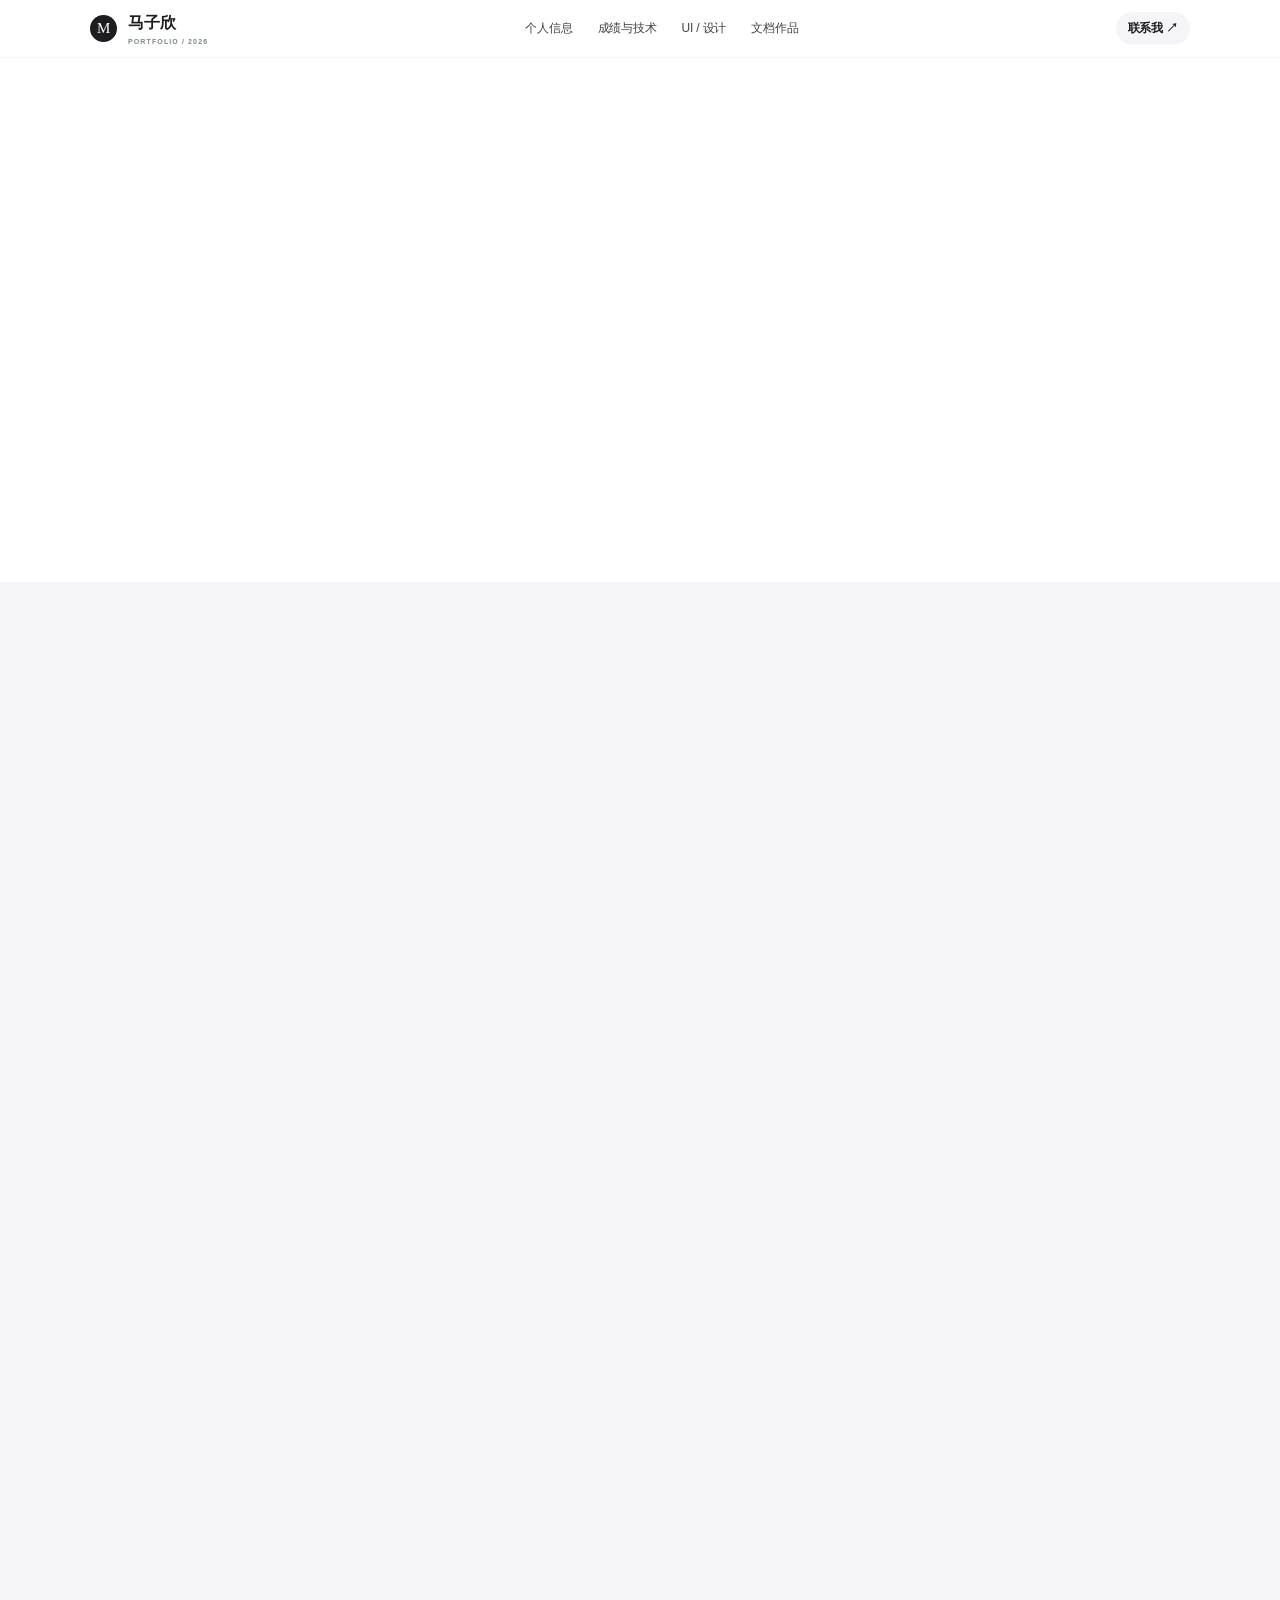
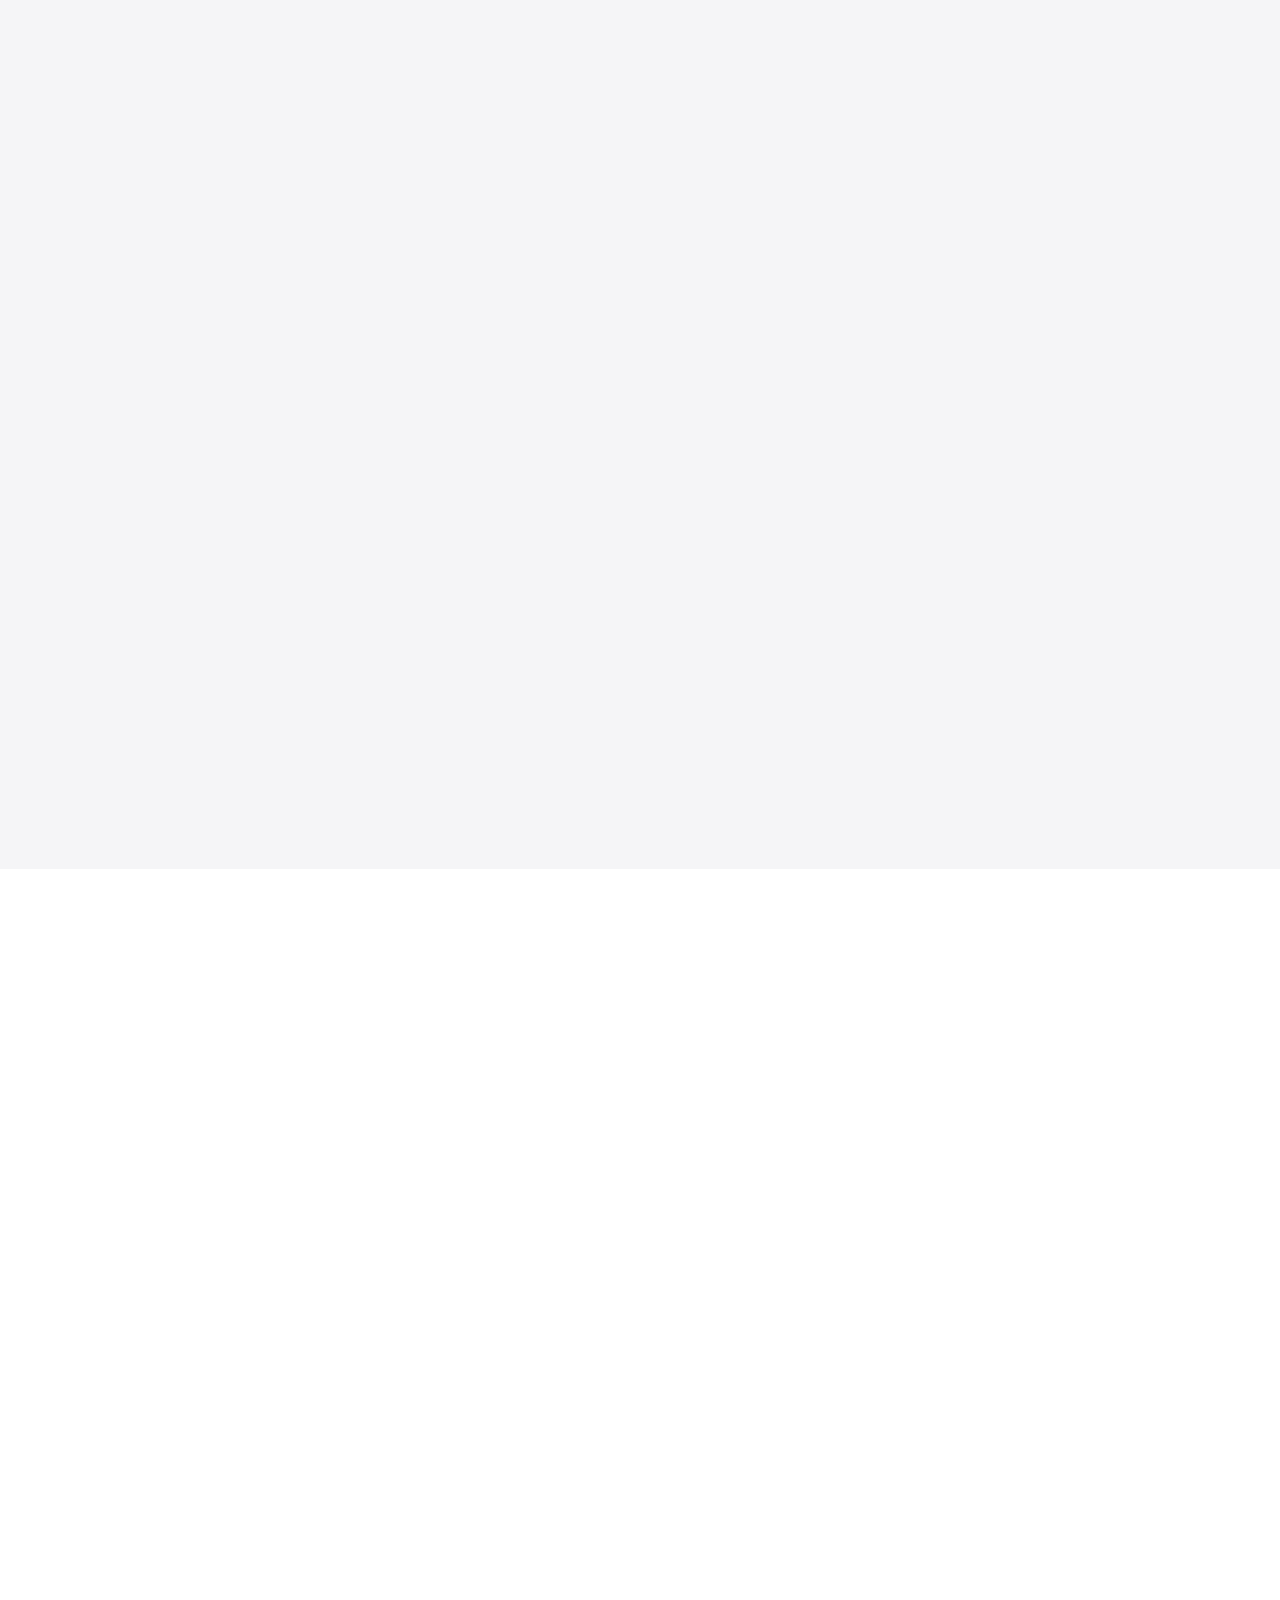
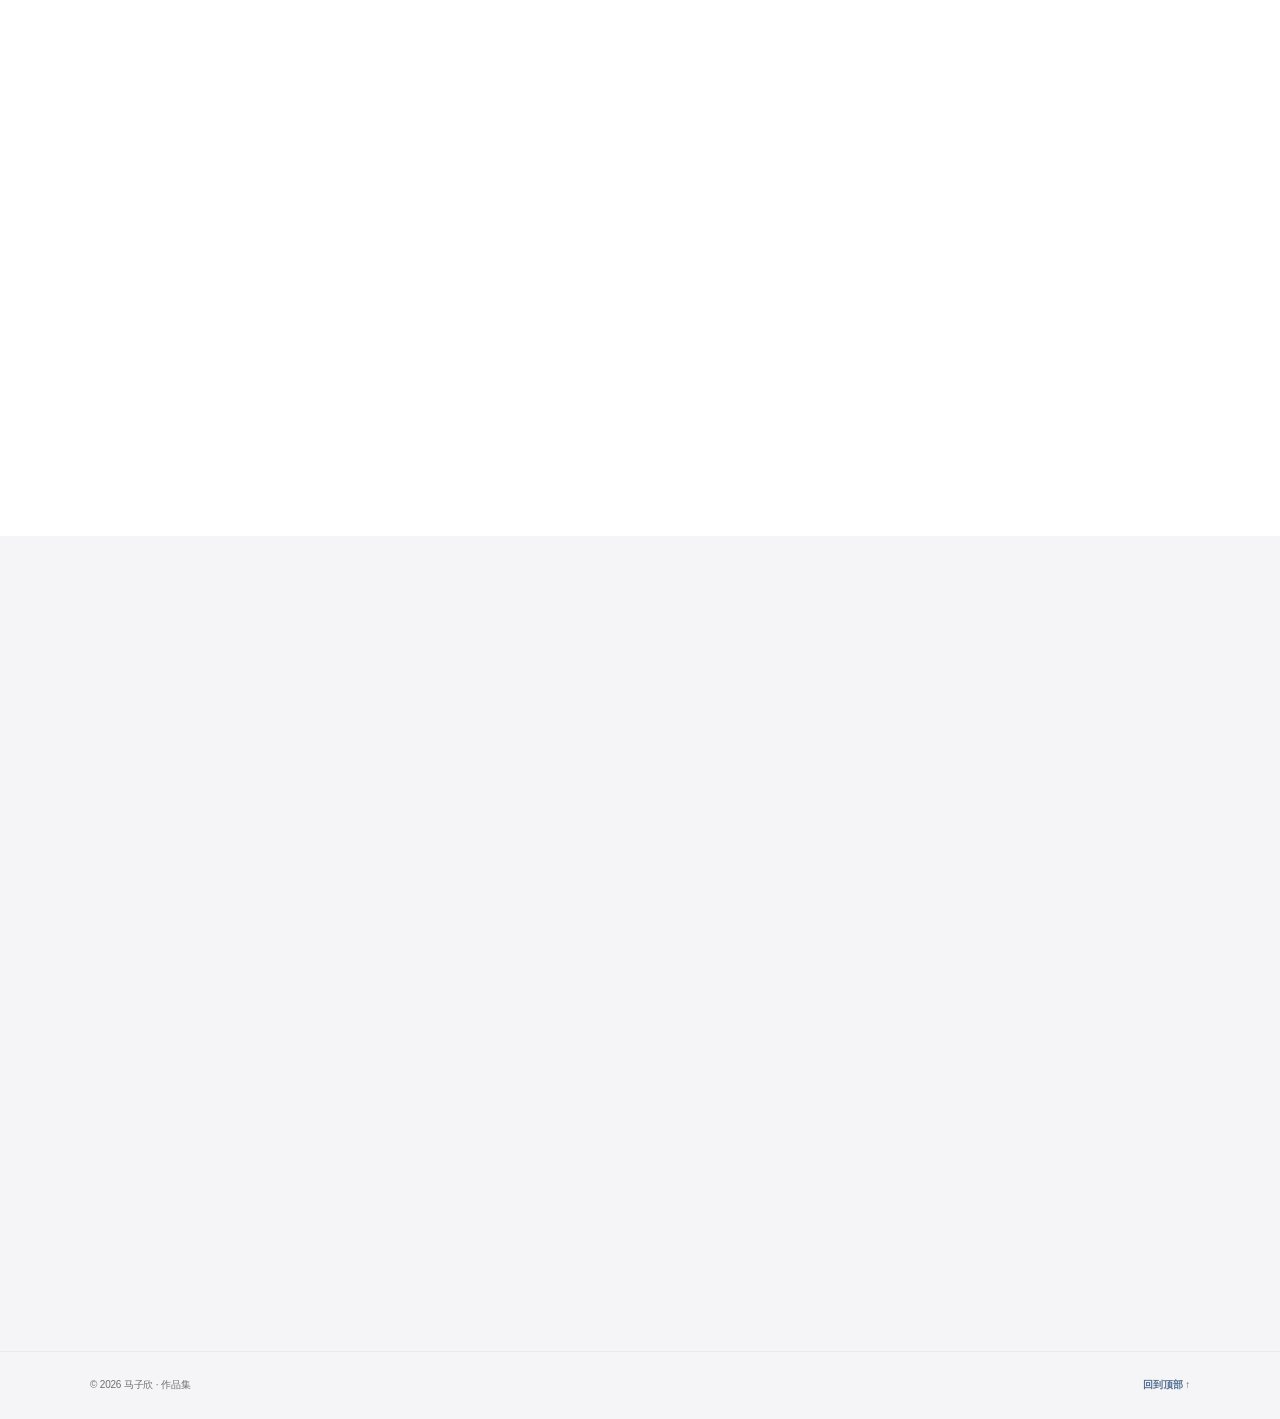
<file: index.html>
<!doctype html>
<html lang="zh-CN">
<head><meta charset="utf-8"><meta name="viewport" content="width=device-width,initial-scale=1"><meta name="theme-color" content="#f3f6fa"><title>马子欣｜AI 应用与全栈作品集</title><meta name="description" content="马子欣的 AI 应用开发、全栈项目、UI 设计和文档作品集"><link rel="stylesheet" href="styles.css"></head>
<body>
<header class="topbar"><a class="brand" href="#profile"><span class="brand-mark">M</span><span>马子欣 <small>PORTFOLIO / 2026</small></span></a><nav class="nav-links"><a href="#profile">个人信息</a><a href="#tech">成绩与技术</a><a href="#design">UI / 设计</a><a href="#documents">文档作品</a></nav><a class="nav-contact" href="mailto:mazixin0514@qq.com">联系我 ↗</a><button class="menu-toggle" aria-label="展开导航">☰</button></header>
<main>
<section class="portfolio-section profile-section" id="profile"><div class="profile-card"><img class="profile-portrait" src="assets/profile-headshot.jpg" alt="马子欣证件照"><div class="profile-copy"><p class="eyebrow">FULL-STACK · AI APPLICATION</p><h1>马子欣</h1><p class="profile-target">求职方向：全栈开发 / AI 应用开发工程师</p><p class="profile-bio">深圳信息职业技术大学 · 人工智能技术应用（专科）<br>关注工业场景中的 AI 应用、Agent 工作流与可交付的软件产品。</p><div class="profile-contact"><a href="mailto:mazixin0514@qq.com">mazixin0514@qq.com</a><a href="tel:14704491259">147 0449 1259</a></div></div></div></section>
<section class="portfolio-section" id="tech"><div class="clean-section-head"><p class="eyebrow">ACADEMIC · ENGINEERING</p><h2>成绩与技术能力</h2></div><div class="score-summary"><img class="study-decoration" src="assets/study-decoration.png" alt="" aria-hidden="true"><div class="score-values"><article><strong>4.34 / 5.0</strong><span>GPA</span></article><article><strong>专业第 1</strong><span>综合排名</span></article><article><strong>95–99 分</strong><span>6 门专业课</span></article></div><a class="transcript-link score-transcript" href="assets/transcript.jpg" target="_blank" rel="noopener"><img src="assets/transcript.jpg" alt="成绩单"><span><b>完整成绩单</b><small>点击查看 ↗</small></span></a></div><div class="course-grid" id="course-grid"></div><div class="tech-overview"><div><p class="eyebrow">TECH STACK</p><h3>从需求拆解到可运行原型</h3><div class="skill-pills"><span>Python</span><span>FastAPI / Django</span><span>TypeScript / Vue</span><span>Agent · RAG · 工具调用</span><span>OpenCV · YOLO</span><span>HarmonyOS / ETS</span><span>API 集成与调试</span><span>Linux · Git</span></div></div></div><div class="project-subhead"><div><p class="eyebrow">SELECTED WORK</p><h3>项目实践</h3></div><img class="project-decoration" src="assets/tech-decoration.png" alt="" aria-hidden="true"></div><div class="project-carousel"><div class="project-viewport" id="project-viewport"><div class="project-rail" id="project-rail"></div></div><div class="carousel-controls"><button class="carousel-arrow" id="project-prev" aria-label="上一个作品">←</button><div class="carousel-dots" id="project-dots"></div><button class="carousel-arrow" id="project-next" aria-label="下一个作品">→</button><span class="carousel-count" id="project-count">01 / 08</span></div></div></section>
<section class="portfolio-section" id="design"><div class="clean-section-head"><p class="eyebrow">UI · VISUAL DESIGN</p><h2>UI 与视觉设计</h2><p>物联网平台界面与组件、品牌视觉、海报和原创设计。</p></div><div class="gallery-grid" id="gallery-grid"></div></section>
<section class="portfolio-section" id="documents"><div class="clean-section-head"><p class="eyebrow">DOCUMENTS · PRESENTATION</p><h2>文档与表达能力</h2><p>项目说明、策划方案、技术报告与汇报材料。</p></div><div class="document-preview-grid" id="deck-grid"></div><div class="doc-grid" id="doc-grid"></div></section>
</main>
<footer class="footer wrap"><span>© 2026 马子欣 · 作品集</span><a href="#profile">回到顶部 ↑</a></footer>
<dialog class="lightbox" id="lightbox"><button class="lightbox-close">×</button><img alt=""><p></p></dialog>
<script src="content.js"></script><script src="common.js"></script><script src="app.js"></script><script src="courses.js"></script></body></html>
</file>
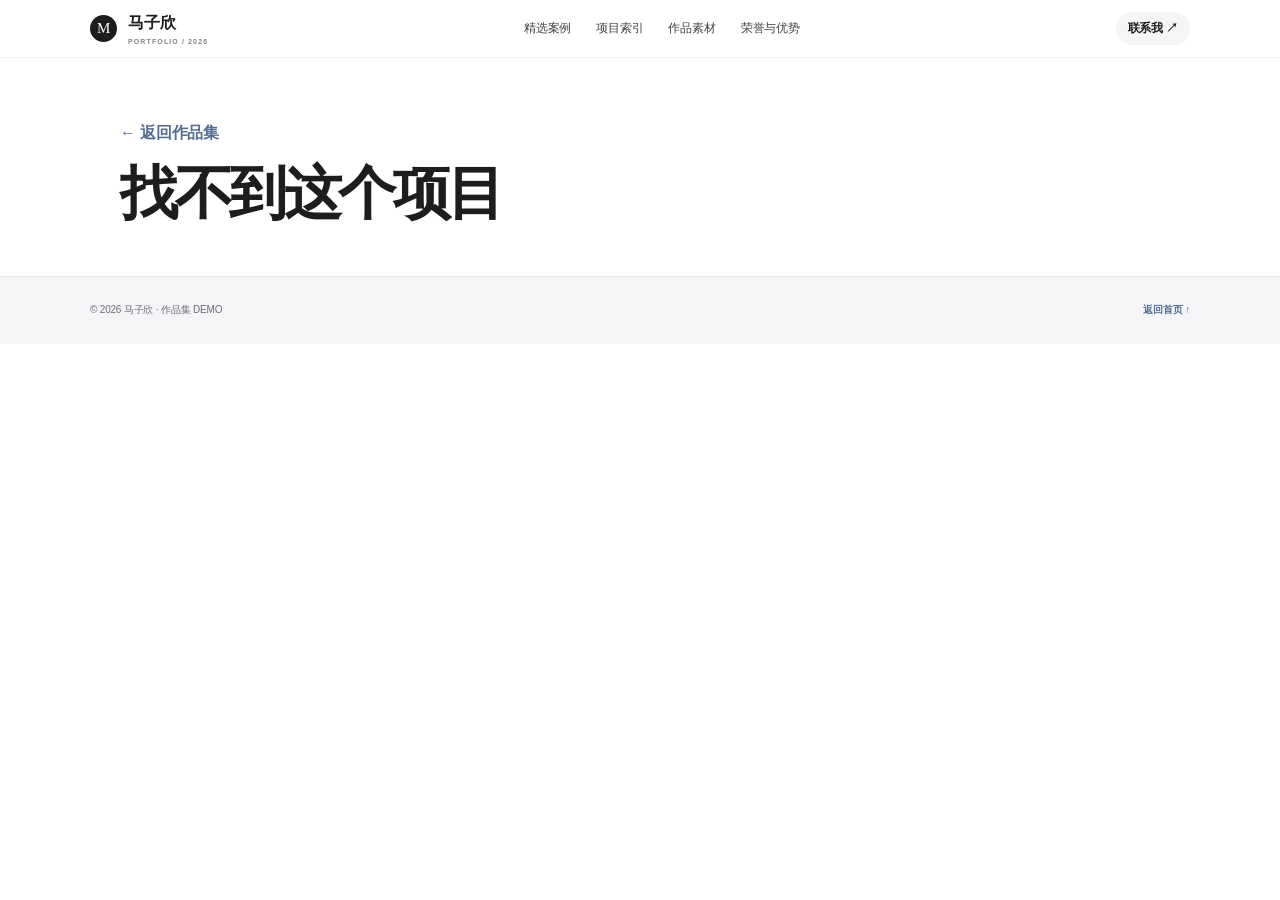
<file: case.html>
<!doctype html><html lang="zh-CN"><head><meta charset="utf-8"><meta name="viewport" content="width=device-width,initial-scale=1"><title>项目案例｜马子欣作品集</title><link rel="stylesheet" href="styles.css"></head><body><header class="topbar"><a class="brand" href="index.html"><span class="brand-mark">M</span><span>马子欣 <small>PORTFOLIO / 2026</small></span></a><nav class="nav-links"><a href="index.html#featured">精选案例</a><a href="index.html#projects">项目索引</a><a href="materials.html">作品素材</a><a href="honors.html">荣誉与优势</a></nav><a class="nav-contact" href="mailto:mazixin0514@qq.com">联系我 ↗</a><button class="menu-toggle">☰</button></header><main id="case-root"></main><footer class="footer wrap"><span>© 2026 马子欣 · 作品集 DEMO</span><a href="index.html">返回首页 ↑</a></footer><dialog class="lightbox" id="lightbox"><button class="lightbox-close">×</button><img alt=""><p></p></dialog><script src="content.js"></script><script src="common.js"></script><script src="case.js"></script></body></html>
</file>
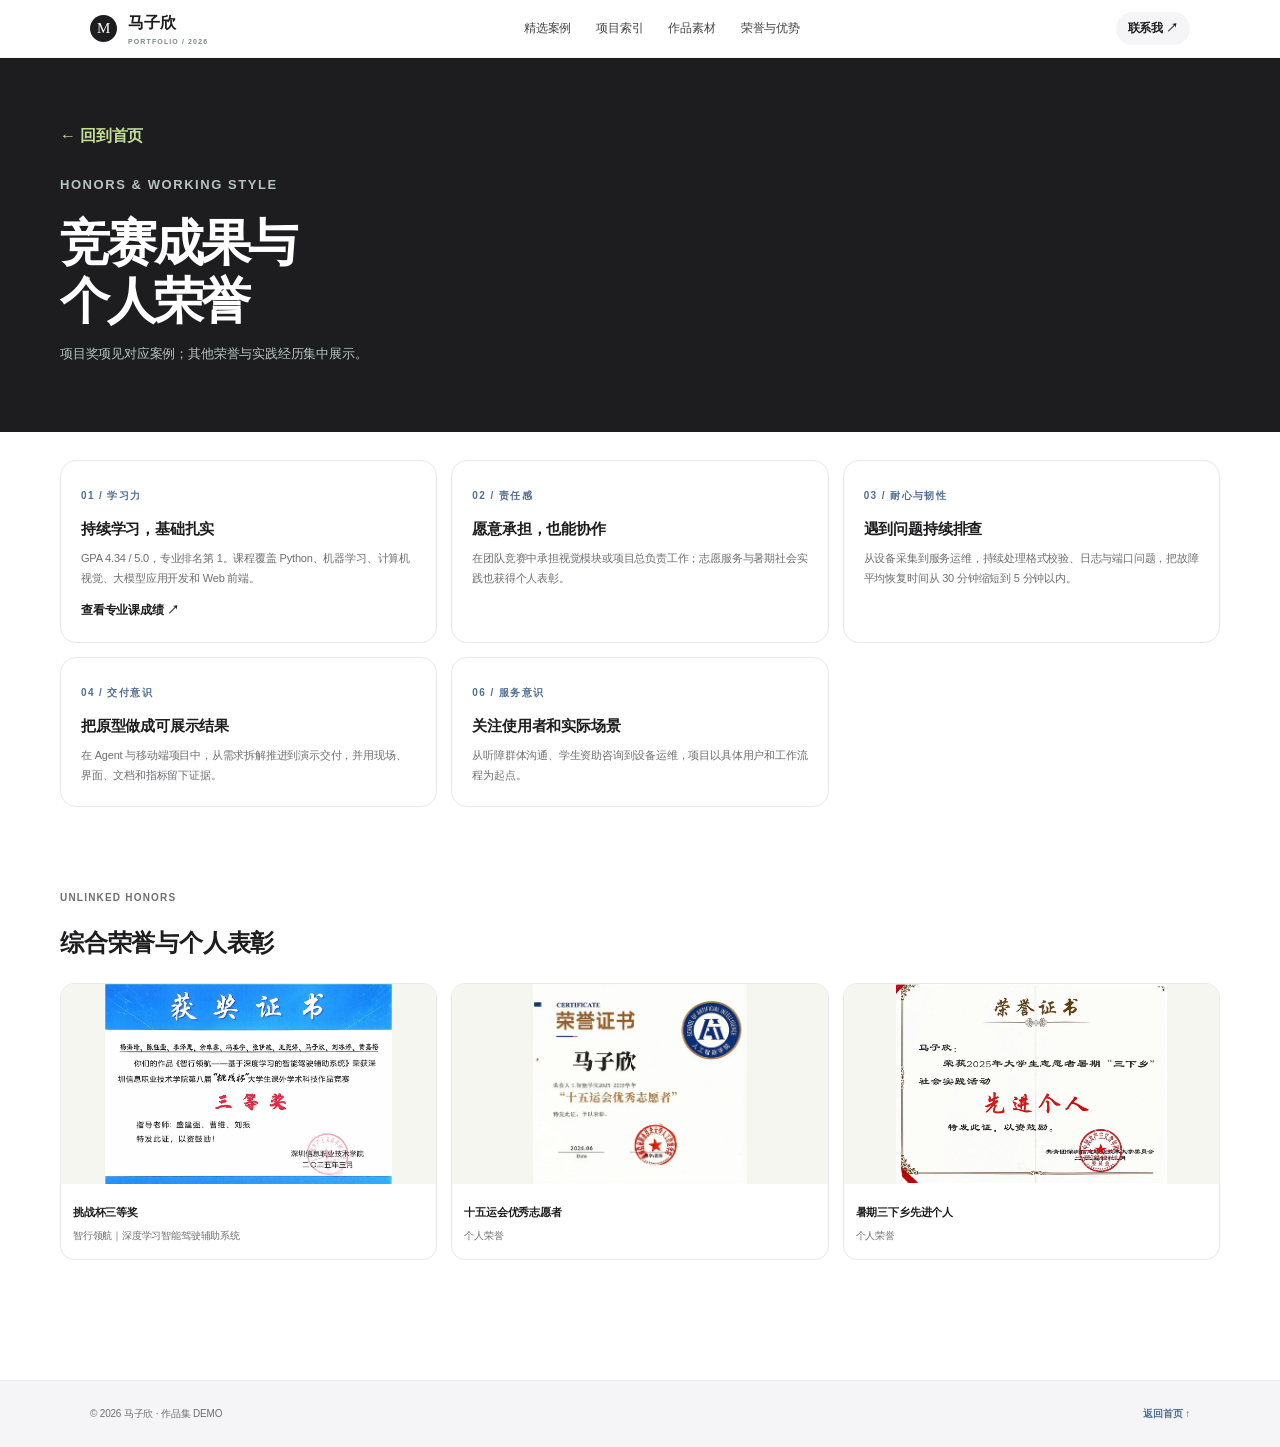
<file: honors.html>
<!doctype html><html lang="zh-CN"><head><meta charset="utf-8"><meta name="viewport" content="width=device-width,initial-scale=1"><title>荣誉与综合优势｜马子欣</title><link rel="stylesheet" href="styles.css"></head><body><header class="topbar"><a class="brand" href="index.html"><span class="brand-mark">M</span><span>马子欣 <small>PORTFOLIO / 2026</small></span></a><nav class="nav-links"><a href="index.html#featured">精选案例</a><a href="index.html#projects">项目索引</a><a href="materials.html">作品素材</a><a href="honors.html">荣誉与优势</a></nav><a class="nav-contact" href="mailto:mazixin0514@qq.com">联系我 ↗</a><button class="menu-toggle">☰</button></header><section class="honor-hero"><div class="wrap"><a class="back-link" style="color:#c5df9a" href="index.html">← 回到首页</a><p class="eyebrow eyebrow-light" style="margin-top:24px">HONORS & WORKING STYLE</p><h1>竞赛成果与<br>个人荣誉</h1><p>项目奖项见对应案例；其他荣誉与实践经历集中展示。</p></div></section><main class="wrap"><section class="honor-grid"><article class="honor-card"><span class="number">01 / 学习力</span><h3>持续学习，基础扎实</h3><p>GPA 4.34 / 5.0，专业排名第 1。课程覆盖 Python、机器学习、计算机视觉、大模型应用开发和 Web 前端。</p><a class="text-link" href="index.html#course-scores">查看专业课成绩 ↗</a></article><article class="honor-card"><span class="number">02 / 责任感</span><h3>愿意承担，也能协作</h3><p>在团队竞赛中承担视觉模块或项目总负责工作；志愿服务与暑期社会实践也获得个人表彰。</p></article><article class="honor-card"><span class="number">03 / 耐心与韧性</span><h3>遇到问题持续排查</h3><p>从设备采集到服务运维，持续处理格式校验、日志与端口问题，把故障平均恢复时间从 30 分钟缩短到 5 分钟以内。</p></article><article class="honor-card"><span class="number">04 / 交付意识</span><h3>把原型做成可展示结果</h3><p>在 Agent 与移动端项目中，从需求拆解推进到演示交付，并用现场、界面、文档和指标留下证据。</p></article><article class="honor-card"><span class="number">06 / 服务意识</span><h3>关注使用者和实际场景</h3><p>从听障群体沟通、学生资助咨询到设备运维，项目以具体用户和工作流程为起点。</p></article></section><section class="media-section"><p class="eyebrow">UNLINKED HONORS</p><h2>综合荣誉与个人表彰</h2><div class="award-gallery" id="honor-gallery"></div></section></main><footer class="footer wrap"><span>© 2026 马子欣 · 作品集 DEMO</span><a href="index.html">返回首页 ↑</a></footer><dialog class="lightbox" id="lightbox"><button class="lightbox-close">×</button><img alt=""><p></p></dialog><script src="content.js"></script><script src="common.js"></script><script src="honors.js"></script></body></html>
</file>
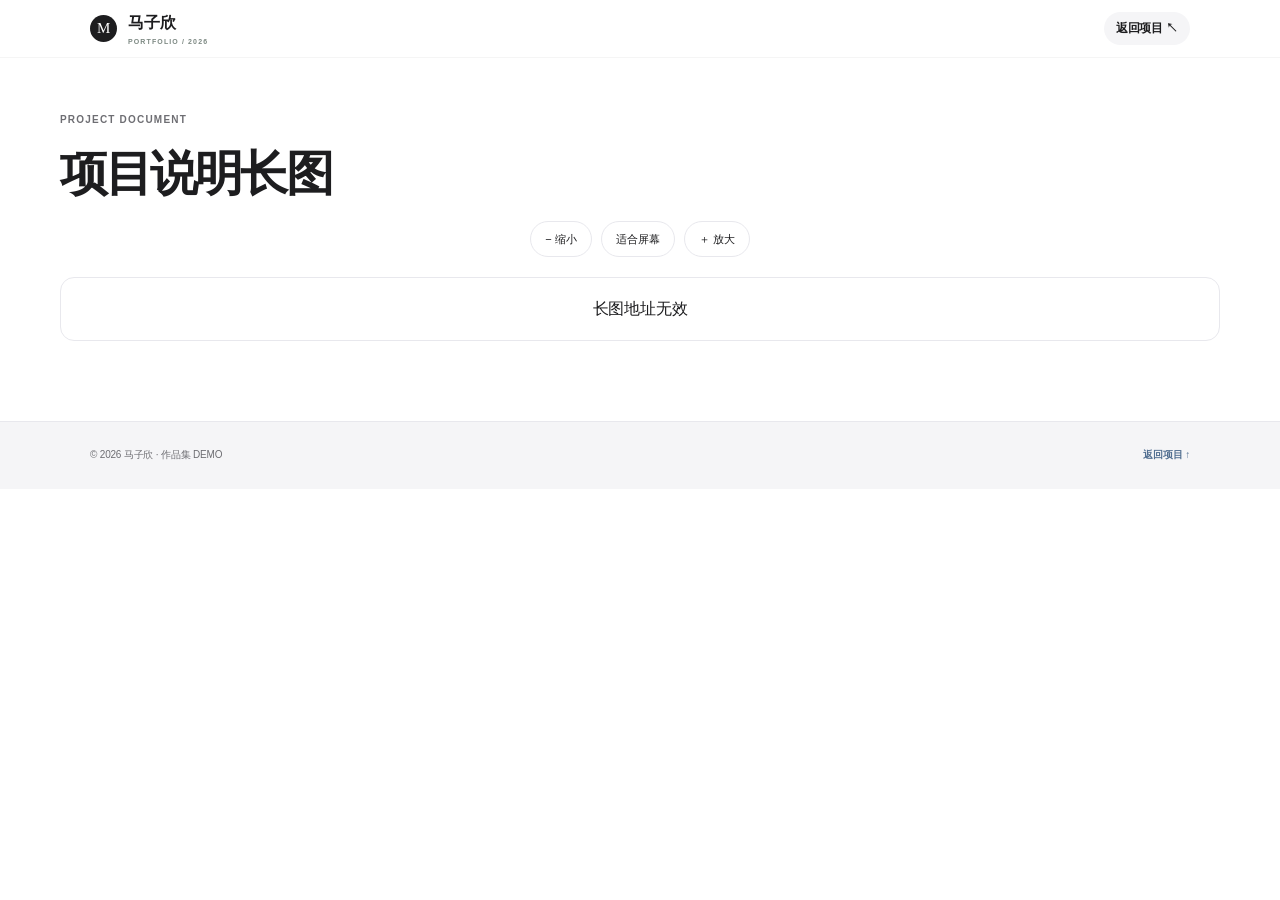
<file: longimage.html>
<!doctype html><html lang="zh-CN"><head><meta charset="utf-8"><meta name="viewport" content="width=device-width,initial-scale=1"><title>项目长图｜马子欣作品集</title><link rel="stylesheet" href="styles.css"></head><body><header class="topbar"><a class="brand" href="index.html"><span class="brand-mark">M</span><span>马子欣 <small>PORTFOLIO / 2026</small></span></a><a class="nav-contact" id="back-link" href="index.html">返回项目 ↖</a></header><main class="wrap long-doc"><p class="eyebrow">PROJECT DOCUMENT</p><h1 id="doc-title">项目说明长图</h1><div class="zoom-tools"><button id="zoom-out">− 缩小</button><button id="zoom-fit">适合屏幕</button><button id="zoom-in">＋ 放大</button></div><div class="long-image-stage"><img id="long-image" alt=""></div></main><footer class="footer wrap"><span>© 2026 马子欣 · 作品集 DEMO</span><a id="footer-back" href="index.html">返回项目 ↑</a></footer><script src="longimage.js"></script></body></html>
</file>
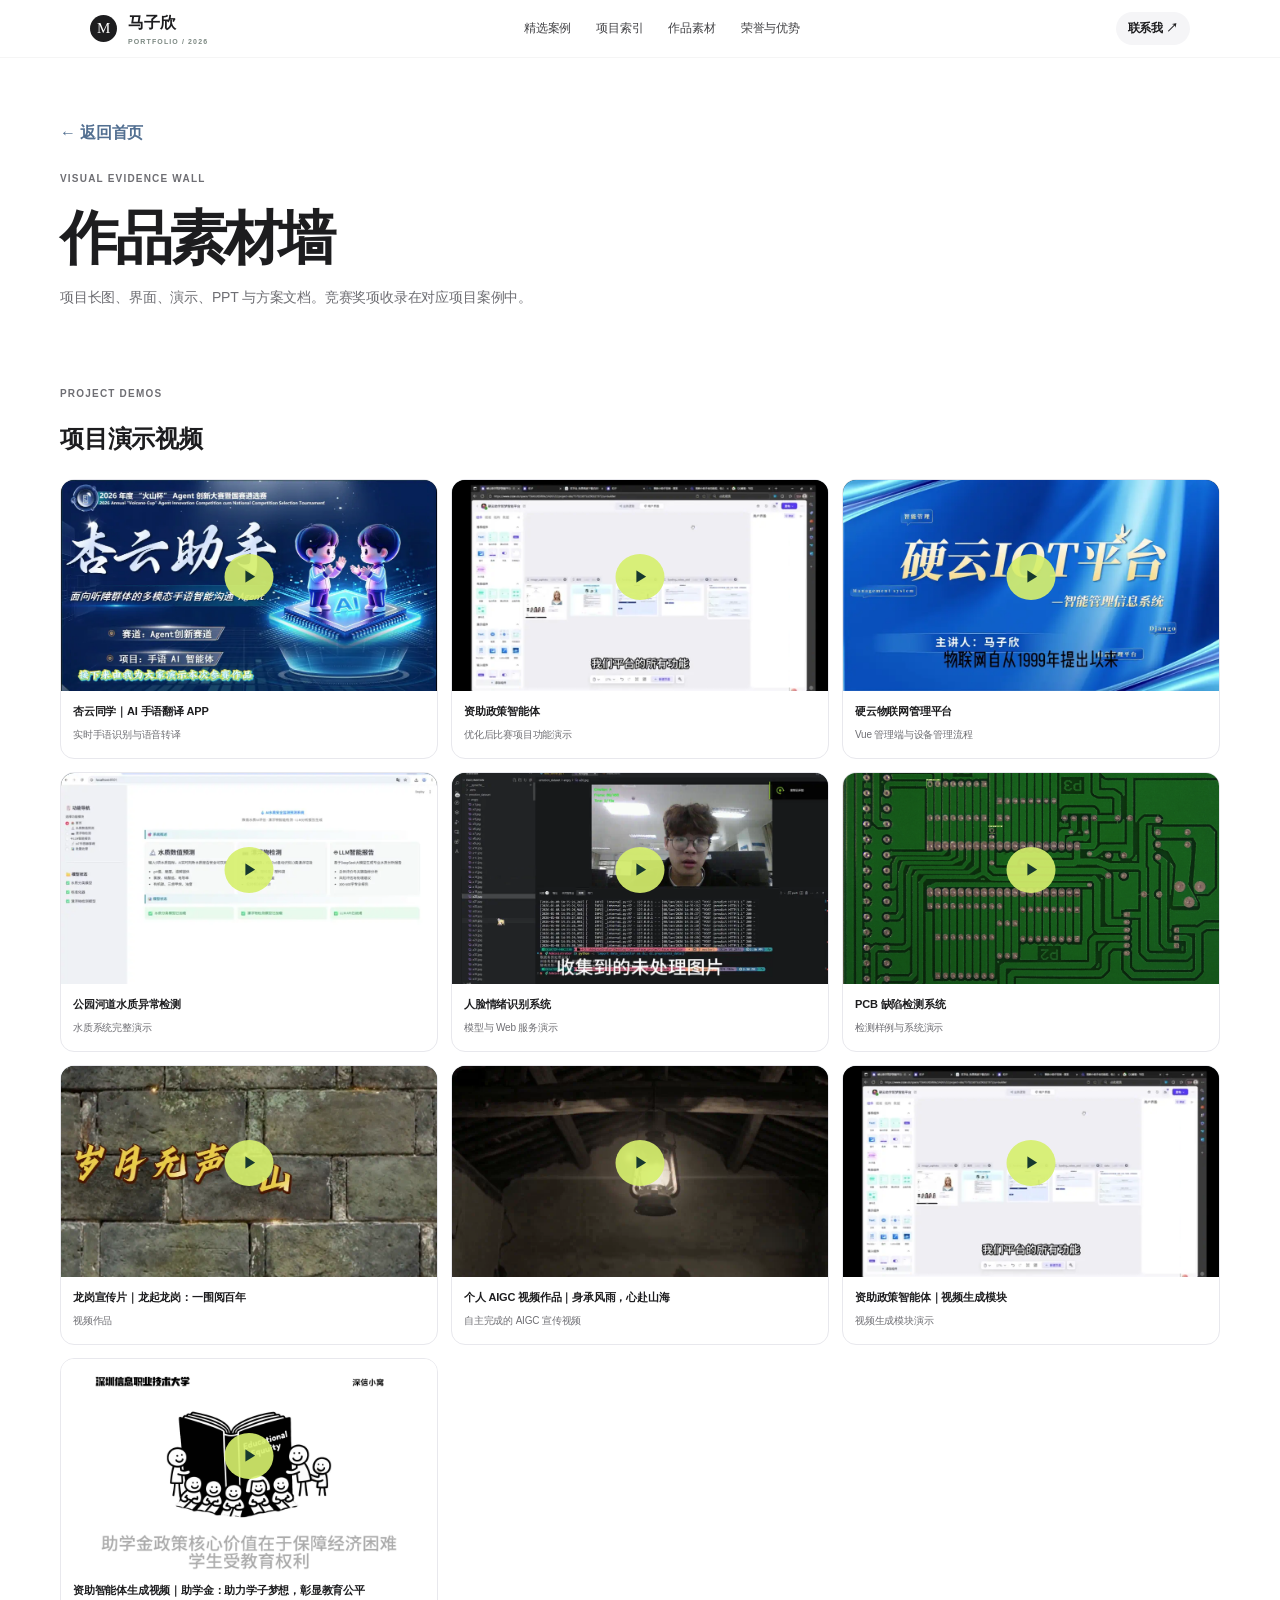
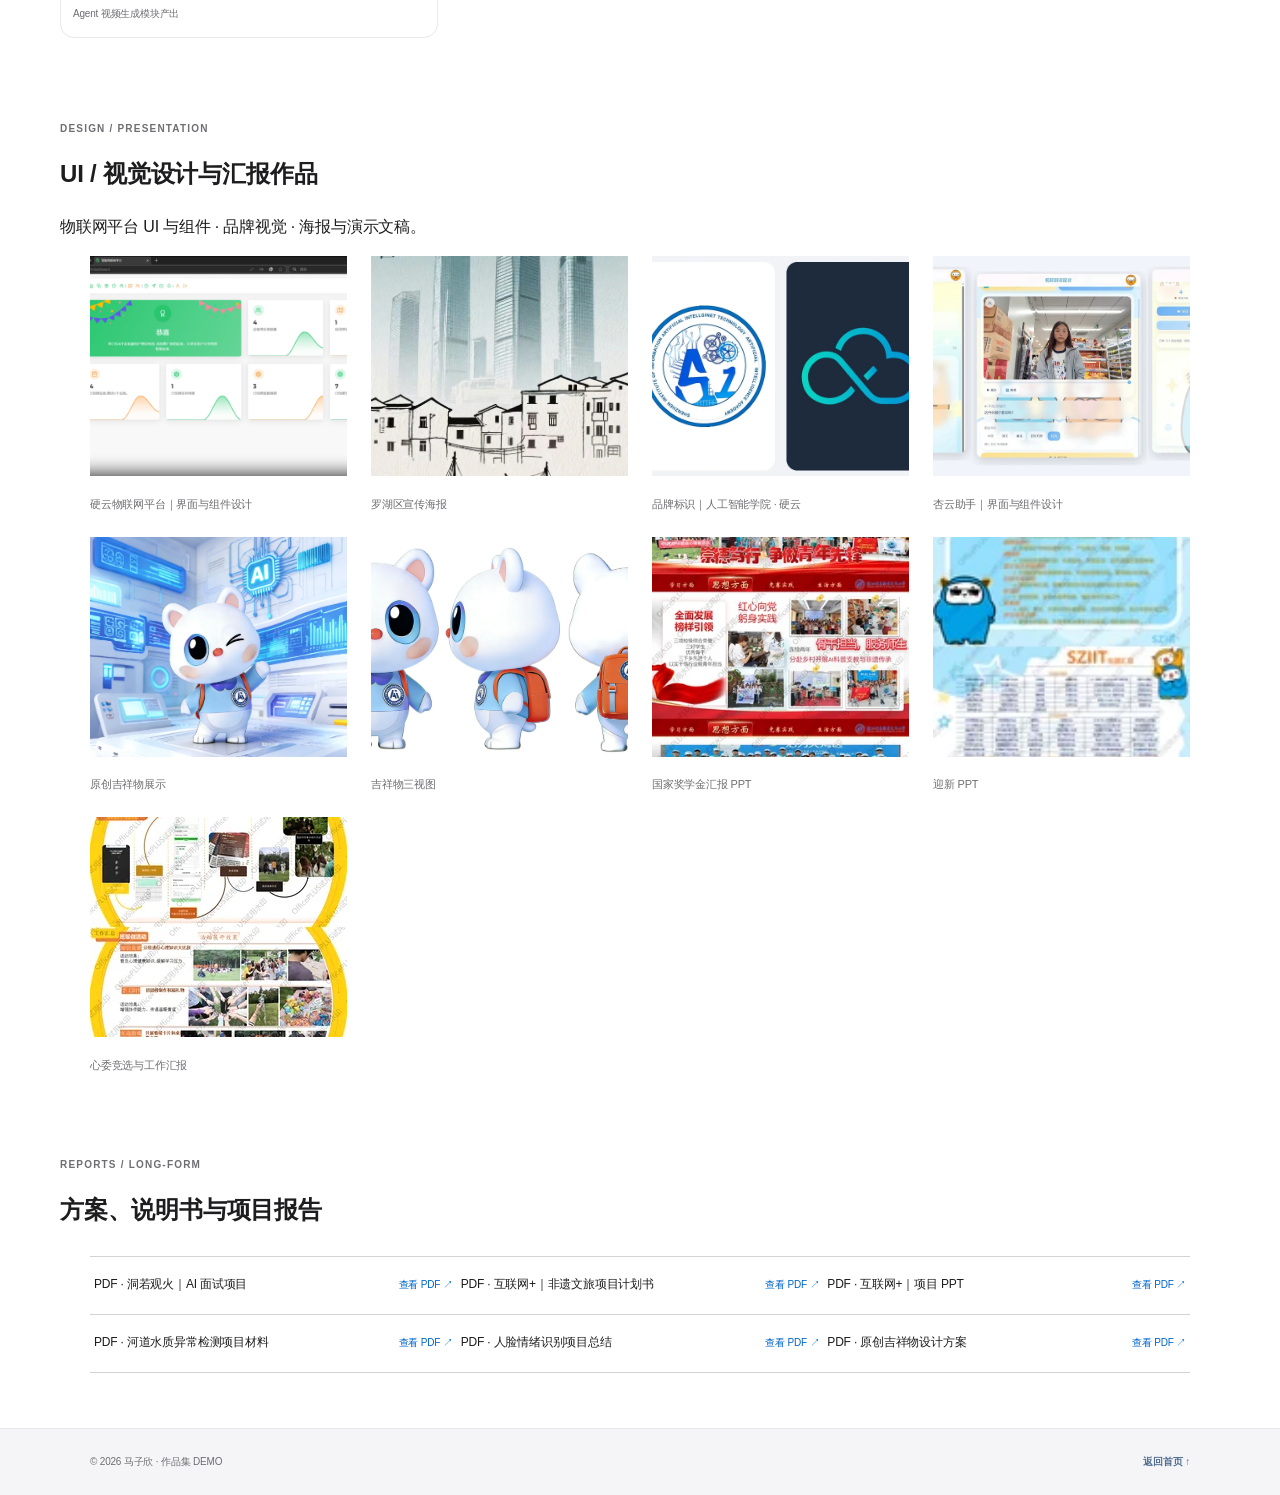
<file: materials.html>
<!doctype html><html lang="zh-CN"><head><meta charset="utf-8"><meta name="viewport" content="width=device-width,initial-scale=1"><title>作品素材墙｜马子欣</title><link rel="stylesheet" href="styles.css"></head><body><header class="topbar"><a class="brand" href="index.html"><span class="brand-mark">M</span><span>马子欣 <small>PORTFOLIO / 2026</small></span></a><nav class="nav-links"><a href="index.html#featured">精选案例</a><a href="index.html#projects">项目索引</a><a href="materials.html">作品素材</a><a href="honors.html">荣誉与优势</a></nav><a class="nav-contact" href="mailto:mazixin0514@qq.com">联系我 ↗</a><button class="menu-toggle">☰</button></header><main class="wrap"><section class="page-hero"><a class="back-link" href="index.html">← 返回首页</a><p class="eyebrow" style="margin-top:25px">VISUAL EVIDENCE WALL</p><h1>作品素材墙</h1><p>项目长图、界面、演示、PPT 与方案文档。竞赛奖项收录在对应项目案例中。</p></section><section class="media-section"><p class="eyebrow">PROJECT DEMOS</p><h2>项目演示视频</h2><div class="video-grid" id="video-grid"></div></section><section class="media-section"><p class="eyebrow">DESIGN / PRESENTATION</p><h2>UI / 视觉设计与汇报作品</h2><p class="design-section-intro">物联网平台 UI 与组件 · 品牌视觉 · 海报与演示文稿。</p><div class="gallery-grid" id="gallery-grid"></div></section><section class="media-section"><p class="eyebrow">REPORTS / LONG-FORM</p><h2>方案、说明书与项目报告</h2><div class="doc-grid" id="doc-grid"></div></section></main><footer class="footer wrap"><span>© 2026 马子欣 · 作品集 DEMO</span><a href="index.html">返回首页 ↑</a></footer><dialog class="lightbox" id="lightbox"><button class="lightbox-close">×</button><img alt=""><p></p></dialog><script src="content.js"></script><script src="common.js"></script><script src="materials.js"></script></body></html>
</file>
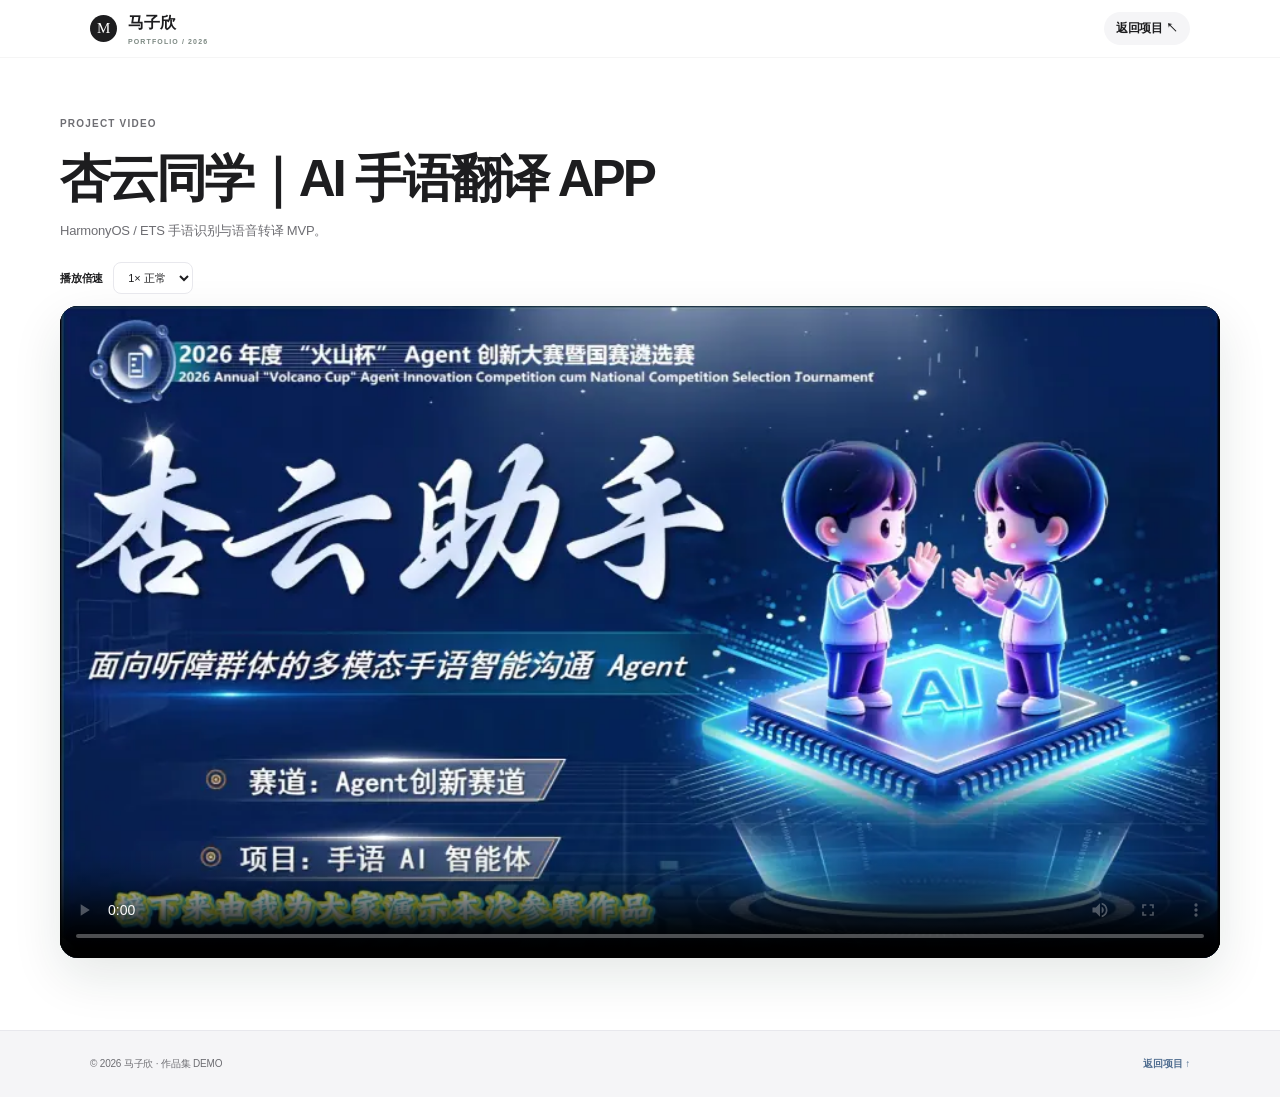
<file: video.html>
<!doctype html><html lang="zh-CN"><head><meta charset="utf-8"><meta name="viewport" content="width=device-width,initial-scale=1"><title>项目视频｜马子欣作品集</title><link rel="stylesheet" href="styles.css"></head><body><header class="topbar"><a class="brand" href="index.html"><span class="brand-mark">M</span><span>马子欣 <small>PORTFOLIO / 2026</small></span></a><a class="nav-contact" id="video-back" href="index.html">返回项目 ↖</a></header><main class="wrap video-page"><p class="eyebrow">PROJECT VIDEO</p><h1 id="video-title">项目视频</h1><p id="video-description" class="video-description"></p><div class="player-controls" id="rate-controls"><label for="playback-rate">播放倍速</label><select id="playback-rate"><option value="0.5">0.5×</option><option value="0.75">0.75×</option><option value="1" selected>1× 正常</option><option value="1.25">1.25×</option><option value="1.5">1.5×</option><option value="2">2×</option></select></div><div class="video-player-shell"><video id="project-video" controls playsinline preload="metadata"><source id="video-source" src="" type="video/mp4">当前浏览器不支持 MP4 视频播放。</video><iframe id="external-player" title="项目演示视频" allow="autoplay; fullscreen; picture-in-picture" allowfullscreen hidden></iframe></div><p id="video-note" class="video-note" hidden></p></main><footer class="footer wrap"><span>© 2026 马子欣 · 作品集 DEMO</span><a id="video-footer-back" href="index.html">返回项目 ↑</a></footer><script src="video.js"></script></body></html>
</file>
<file: styles.css>
:root{--ink:#132927;--muted:#687572;--paper:#f3f5f1;--white:#fff;--line:#dfe5df;--green:#0e715f;--lime:#d7f06d;--navy:#152725;font-family:Inter,"PingFang SC","Microsoft YaHei",Arial,sans-serif;color:var(--ink)}
*{box-sizing:border-box}html{scroll-behavior:smooth}body{margin:0;background:var(--paper);line-height:1.65}a{color:inherit;text-decoration:none}button{font:inherit}.wrap{width:min(1160px,calc(100% - 48px));margin:auto}
.topbar{height:76px;padding:0 max(24px,calc((100vw - 1160px)/2));display:flex;align-items:center;justify-content:space-between;background:#f3f5f1ed;border-bottom:1px solid #13292714;position:sticky;top:0;z-index:20;backdrop-filter:blur(14px)}.brand{display:flex;align-items:center;gap:11px;font-weight:800}.brand small{display:block;font-size:8px;color:#7d8983;letter-spacing:.16em}.brand-mark{width:34px;height:34px;border-radius:11px;background:var(--ink);color:var(--lime);display:grid;place-items:center;font:20px Georgia}.nav-links{display:flex;gap:28px;color:#52615d;font-size:13px}.nav-links a:hover,.text-link:hover{color:var(--green)}.nav-contact{font-size:12px;font-weight:700;border:1px solid #bac6bf;padding:9px 15px;border-radius:999px}.menu-toggle{display:none;border:0;background:none;font-size:22px}
.eyebrow{font-size:10px;letter-spacing:.18em;text-transform:uppercase;font-weight:800;color:var(--green);margin:0 0 17px}.pulse{display:inline-block;width:7px;height:7px;background:#6aa98a;border-radius:50%;margin-right:8px;box-shadow:0 0 0 4px #6aa98a29}h1,h2,h3,p{margin-top:0}h1{font-size:clamp(42px,5.2vw,68px);letter-spacing:-.06em;line-height:1.15;margin-bottom:25px}h1 em,h2 em{font-style:normal;color:var(--green)}
.hero{padding:72px 0 28px;display:grid;grid-template-columns:1.08fr .92fr;gap:60px;position:relative;align-items:center}.hero-lead{max-width:570px;color:#5e6c67;font-size:16px;line-height:1.9}.hero-tags{display:flex;flex-wrap:wrap;gap:8px;margin:24px 0 30px}.hero-tags span,.tag{background:#e7ece6;border:1px solid #dce5dc;padding:6px 11px;border-radius:999px;font-size:11px;color:#42534d}.hero-actions{display:flex;align-items:center;gap:22px}.button{display:inline-flex;align-items:center;gap:24px;padding:13px 18px;border-radius:999px;font-size:12px;font-weight:700;transition:.2s transform}.button:hover{transform:translateY(-2px)}.button-dark{background:var(--ink);color:white}.button-dark b{color:var(--lime)}.button-light{background:var(--lime);color:var(--ink)}.text-link{font-size:12px;font-weight:700}.hero-art{position:relative;min-height:350px;display:grid;place-items:center}.hero-frame{position:relative;width:min(100%,470px);height:290px;background:#182221;border-radius:20px;overflow:hidden;box-shadow:0 20px 60px #162b261a;transform:rotate(1.4deg)}.hero-frame:after{content:"";position:absolute;inset:55% 0 0;background:linear-gradient(transparent,#051111e0)}.hero-frame img{width:100%;height:100%;object-fit:cover;object-position:top}.frame-label{position:absolute;z-index:1;bottom:20px;left:22px;color:white;display:flex;flex-direction:column}.frame-label span{font-size:9px;letter-spacing:.18em;color:#c9e5d9}.frame-label b{font-size:14px}.hero-stamp{position:absolute;top:0;right:2px;width:88px;height:88px;background:var(--lime);border-radius:50%;display:grid;place-content:center;text-align:center;transform:rotate(9deg);font-weight:900;font-size:21px;line-height:1}.hero-stamp small{font-size:7px;letter-spacing:.12em;margin-top:5px}.hero-caption{position:absolute;left:1%;bottom:0;background:#fff;border:1px solid var(--line);padding:12px 16px;border-radius:13px;font-size:11px;line-height:1.55;box-shadow:0 20px 60px #162b261a;transform:rotate(-3deg)}.hero-bottom{grid-column:1/-1;display:flex;justify-content:space-between;color:#82908a;font-size:10px;border-top:1px solid var(--line);padding-top:16px}
.proof-strip{display:grid;grid-template-columns:repeat(4,1fr);background:white;border:1px solid var(--line);border-radius:18px;margin:20px auto 90px;box-shadow:0 12px 40px #13292709}.proof-strip article{padding:22px 25px;border-right:1px solid var(--line);display:flex;flex-direction:column}.proof-strip article:last-child{border:0}.proof-strip strong{font-size:29px;line-height:1.1;letter-spacing:-.05em}.proof-strip strong span{font-size:14px;color:var(--green)}.proof-strip small{font-size:10px;color:var(--muted);margin-top:5px}
.section{padding:0 0 95px}.section-head{display:flex;align-items:end;justify-content:space-between;gap:40px;margin-bottom:26px}.section-head h2,.materials-inner h2,.dark-band h2,.closing h2{font-size:clamp(28px,3.4vw,43px);line-height:1.25;letter-spacing:-.05em;margin:0}.section-head>p{max-width:400px;color:var(--muted);font-size:12px;margin:0 0 5px}.project-grid{display:grid;grid-template-columns:repeat(2,1fr);gap:16px}.project-card{background:white;border:1px solid var(--line);border-radius:18px;overflow:hidden;display:flex;min-height:220px;transition:.25s;}.project-card:hover{box-shadow:0 20px 60px #162b261a;transform:translateY(-3px)}.project-image{width:37%;min-width:37%;position:relative;background:#1a2a27;overflow:hidden}.project-image img{width:100%;height:100%;object-fit:cover;transition:.5s}.project-card:hover .project-image img{transform:scale(1.04)}.image-mark{position:absolute;left:13px;top:13px;background:var(--lime);padding:5px 8px;border-radius:7px;font-size:9px;font-weight:800}.project-copy{padding:19px 20px 16px;display:flex;flex-direction:column;justify-content:space-between;min-width:0}.project-kicker{font-size:9px;color:var(--green);font-weight:800;letter-spacing:.13em;margin-bottom:8px}.project-copy h3{font-size:17px;line-height:1.35;margin:0 0 8px}.project-copy p{font-size:11px;color:#687670;line-height:1.7;margin-bottom:14px}.card-bottom{display:flex;justify-content:space-between;gap:7px;align-items:center}.card-award{font-size:9px;color:#8c673a;background:#fbf3e7;padding:5px 8px;border-radius:7px}.card-open{font-size:10px;color:var(--green);font-weight:800}.compact-grid .project-card{min-height:170px}.compact-grid .project-image{width:32%;min-width:32%}.compact-grid .project-copy h3{font-size:15px}
.dark-band{background:var(--navy);color:#f5f7f3;padding:75px 0}.dark-band-inner{display:grid;grid-template-columns:1fr .9fr;gap:90px;align-items:center}.eyebrow-light{color:#b9dc93}.dark-band h2{font-size:42px}.dark-lead{max-width:400px;color:#b7c1bd;font-size:13px;line-height:1.9;margin:18px 0 25px}.capability-list{border-top:1px solid #ffffff23}.capability-list article{padding:16px 0;border-bottom:1px solid #ffffff23;display:flex;gap:18px}.capability-list article>span{color:var(--lime);font-size:10px;font-weight:800}.capability-list b,.capability-list small{display:block}.capability-list b{font-size:14px}.capability-list small{color:#99aaa4;font-size:10px;margin-top:5px}
.materials-band{background:#e6ece4;padding:68px 0}.materials-inner{display:grid;grid-template-columns:.75fr 1.25fr;gap:65px;align-items:center}.materials-inner p:not(.eyebrow){max-width:390px;color:#67736e;font-size:12px;line-height:1.85;margin:18px 0 24px}.materials-preview{display:grid;grid-template-columns:1.2fr .8fr;grid-template-rows:135px 135px;gap:12px}.materials-preview a{border-radius:14px;overflow:hidden;background:white;position:relative}.materials-preview a:first-child{grid-row:span 2}.materials-preview img{width:100%;height:100%;object-fit:cover}.materials-preview span{position:absolute;bottom:0;left:0;right:0;padding:18px 13px 10px;background:linear-gradient(transparent,#0e1c1be8);color:white;font-size:10px}
.closing{padding:95px 0 85px}.closing h2{font-size:51px}.closing>p:not(.eyebrow){color:var(--muted);font-size:13px;margin:17px 0 22px}.footer{border-top:1px solid var(--line);padding:21px 0 28px;display:flex;justify-content:space-between;color:#84908a;font-size:10px}.footer a,.back-link{color:var(--green);font-weight:700}
.page-hero{padding:62px 0 35px}.page-hero h1{font-size:clamp(38px,5vw,58px);margin:14px 0}.page-hero>p:last-child{max-width:720px;color:var(--muted);font-size:14px}
.case-wrap{width:min(1040px,calc(100% - 48px));margin:auto}.case-hero{padding:48px 0 34px}.case-hero h1{font-size:clamp(37px,5vw,56px);margin:18px 0 14px}.case-summary{max-width:780px;color:#64726d;font-size:15px;line-height:1.9}.case-meta,.case-awards,.tag-list{display:flex;flex-wrap:wrap;gap:7px;margin:18px 0}.award-chip{font-size:10px;background:#fbf0df;color:#7b582f;border-radius:999px;padding:7px 10px}.case-actions{display:flex;gap:14px;flex-wrap:wrap;margin:22px 0}.repo-placeholder{font-size:11px;color:#7b8580;border:1px dashed #aeb9b1;border-radius:999px;padding:11px 15px;background:#ffffff80}.case-metrics{display:grid;grid-template-columns:repeat(3,1fr);gap:12px;margin:22px 0 48px}.case-metrics article{padding:19px;border-radius:15px;background:#e8eee7}.case-metrics strong{display:block;font-size:25px;line-height:1.15}.case-metrics small{display:block;color:#64716c;font-size:10px;margin-top:7px}.case-layout{display:grid;grid-template-columns:minmax(0,1fr) 240px;gap:48px;align-items:start}.case-main section{border-top:1px solid var(--line);padding:26px 0}.case-main h2{font-size:21px;margin:0 0 12px}.case-main p,.case-main li{font-size:13px;color:#5e6d66;line-height:1.9}.case-main ul{padding-left:19px}.case-aside{position:sticky;top:95px;background:white;border:1px solid var(--line);border-radius:16px;padding:19px}.case-aside b{font-size:13px}.case-aside p{font-size:11px;color:var(--muted);line-height:1.7}.case-aside .tag{font-size:9px}.match-box{background:#e3eee5;border-radius:14px;padding:16px;margin-top:20px}.match-box h3{font-size:13px;margin:0 0 8px}.match-box li{font-size:10px;margin:4px 0;color:#5e6d66}.flowline{display:flex;align-items:stretch;gap:7px;flex-wrap:wrap;margin:18px 0}.flow-step{flex:1;min-width:115px;background:white;border:1px solid var(--line);border-radius:11px;padding:12px;font-size:10px;text-align:center;color:#30453e}.flow-arrow{align-self:center;color:var(--green);font-weight:900}
.evidence-grid{display:grid;grid-template-columns:repeat(2,1fr);gap:12px;margin-top:18px}.evidence-card{border:1px solid var(--line);background:white;border-radius:14px;overflow:hidden;margin:0}.evidence-card img,.evidence-card video{display:block;width:100%;max-height:430px;object-fit:cover;background:#182321}.evidence-card img{cursor:zoom-in}.evidence-card figcaption{padding:10px 12px;font-size:10px;color:#65726d}.pdf-card{display:flex;align-items:center;gap:12px;padding:15px}.pdf-card span:first-child{width:52px;height:52px;display:grid;place-items:center;background:#e7eee5;border-radius:10px;color:var(--green);font-weight:900}.pdf-card b{font-size:12px}.pdf-card small{display:block;color:var(--muted);font-size:10px;margin-top:3px}
.lightbox{max-width:94vw;max-height:94vh;border:0;border-radius:14px;padding:12px;background:#101918;color:white;box-shadow:0 30px 90px #0008}.lightbox::backdrop{background:#0a1210d9;backdrop-filter:blur(5px)}.lightbox img{display:block;max-width:calc(94vw - 24px);max-height:80vh;object-fit:contain;border-radius:8px}.lightbox p{font-size:11px;color:#d4ded8;margin:9px 4px 2px}.lightbox-close{float:right;border:0;background:white;color:#132927;border-radius:50%;width:32px;height:32px;font-size:23px;cursor:pointer}
.honor-hero{background:var(--navy);color:white;padding:65px 0 52px}.honor-hero h1{font-size:50px;margin:12px 0}.honor-hero p{color:#b7c4be;max-width:720px;font-size:13px;line-height:1.9}.honor-grid{display:grid;grid-template-columns:repeat(3,1fr);gap:14px;margin:28px 0 55px}.honor-card{background:white;border:1px solid var(--line);border-radius:16px;padding:20px}.honor-card .number{font-size:10px;color:var(--green);font-weight:800;letter-spacing:.14em}.honor-card h3{font-size:15px;margin:10px 0 7px}.honor-card p{font-size:11px;color:var(--muted);line-height:1.8;margin:0}.award-gallery{display:grid;grid-template-columns:repeat(3,1fr);gap:14px;margin:18px 0 65px}.award-tile,.gallery-tile,.video-tile{background:white;border:1px solid var(--line);border-radius:14px;overflow:hidden}.award-tile img{width:100%;height:200px;object-fit:contain;background:#f6f6f0;cursor:zoom-in}.award-tile div,.video-tile div{padding:11px 12px}.award-tile b,.video-tile b{font-size:11px;display:block}.award-tile small,.video-tile small{color:var(--muted);font-size:10px}.gallery-grid,.doc-grid,.video-grid{display:grid;grid-template-columns:repeat(3,1fr);gap:13px}.gallery-tile img{width:100%;height:220px;object-fit:cover;cursor:zoom-in}.gallery-tile p{font-size:11px;margin:0;padding:10px 12px;color:#53645d}.doc-card{padding:15px;border-radius:14px;background:white;border:1px solid var(--line);min-height:85px}.doc-card b{font-size:12px;display:block}.doc-card small{font-size:10px;color:var(--muted)}.doc-card:hover{border-color:#8bb69c}.video-tile img{width:100%;aspect-ratio:16/9;object-fit:cover;background:#172421}.media-section{padding:28px 0 55px}.media-section h2{font-size:24px}.note-box{background:#fff6e9;border:1px solid #efdbba;border-radius:13px;color:#795e36;font-size:11px;padding:13px 15px;margin:18px 0}
@media(max-width:850px){.hero{grid-template-columns:1fr;gap:18px;padding-top:52px}.hero-art{min-height:320px}.dark-band-inner,.materials-inner{grid-template-columns:1fr;gap:32px}.case-layout{grid-template-columns:1fr}.case-aside{position:static;order:-1}.honor-grid{grid-template-columns:repeat(2,1fr)}}
@media(max-width:650px){.wrap,.case-wrap{width:calc(100% - 30px)}.topbar{height:64px;padding:0 15px}.nav-links{display:none;position:absolute;top:63px;left:0;right:0;background:var(--paper);padding:18px 20px;border-bottom:1px solid var(--line);flex-direction:column;gap:13px}.nav-links.open{display:flex}.nav-contact{margin-left:auto;margin-right:10px;padding:7px 11px}.menu-toggle{display:block}.hero{padding-top:38px}.hero-art{min-height:270px}.hero-frame{height:225px}.hero-stamp{width:74px;height:74px}.hero-bottom{font-size:9px}.proof-strip{grid-template-columns:repeat(2,1fr);margin-bottom:68px}.proof-strip article{padding:16px;border-bottom:1px solid var(--line)}.proof-strip article:nth-child(2){border-right:0}.proof-strip article:nth-child(n+3){border-bottom:0}.proof-strip strong{font-size:23px}.section{padding-bottom:70px}.section-head{display:block}.section-head>p{margin-top:12px}.project-grid{grid-template-columns:1fr}.project-card{min-height:190px}.project-image{width:33%;min-width:33%}.project-copy{padding:14px}.project-copy h3{font-size:15px}.project-copy p{font-size:10px}.dark-band{padding:55px 0}.dark-band h2{font-size:34px}.materials-band{padding:50px 0}.materials-preview{grid-template-rows:110px 110px;gap:8px}.closing{padding:68px 0}.closing h2{font-size:39px}.footer{flex-wrap:wrap;gap:10px}.case-hero{padding-top:36px}.case-metrics{grid-template-columns:1fr}.case-layout{gap:18px}.evidence-grid,.award-gallery,.gallery-grid,.doc-grid,.video-grid{grid-template-columns:1fr 1fr}.award-tile img{height:145px}.gallery-tile img{height:160px}.honor-hero{padding:48px 0}.honor-hero h1{font-size:39px}}
@media(max-width:420px){.hero-actions{gap:14px}.button{padding:11px 14px;gap:14px}.project-image{width:29%;min-width:29%}.honor-grid,.award-gallery,.gallery-grid,.doc-grid,.video-grid{grid-template-columns:1fr}}


.course-grid{display:grid;grid-template-columns:repeat(3,minmax(0,1fr));gap:13px}
.course-card{display:flex;align-items:center;gap:14px;min-height:115px;padding:12px;background:#fff;border:1px solid var(--line);border-radius:14px}
.course-card img{width:126px;height:86px;flex:0 0 126px;object-fit:contain;background:#f7f8f5;border-radius:8px;cursor:zoom-in}
.course-card div{min-width:0;display:flex;flex-direction:column}
.course-card small{font-size:9px;color:var(--green);font-weight:800;letter-spacing:.1em}
.course-card b{font-size:12px;line-height:1.45;margin:4px 0}
.course-card strong{font-size:22px;color:var(--green);line-height:1.1}
.course-card strong i{font-style:normal;font-size:11px}
.materials-preview a:after{content:"";position:absolute;inset:0;display:grid;place-items:center;background:#102b26bf;color:white;font-size:12px;font-weight:800;opacity:0;transition:opacity .2s;z-index:2}
.materials-preview a:hover:after{content:"点击查看详情 ↗";opacity:1}
.materials-preview span{z-index:3;pointer-events:none}
@media(max-width:900px){.course-grid{grid-template-columns:repeat(2,minmax(0,1fr))}}
@media(max-width:650px){.course-grid{grid-template-columns:1fr 1fr}.course-card{gap:9px;padding:9px}.course-card img{width:96px;height:72px;flex-basis:96px}.course-card b{font-size:10px}}
@media(max-width:420px){.course-grid{grid-template-columns:1fr}.course-card img{width:126px;height:82px;flex-basis:126px}.course-card b{font-size:12px}}


.long-doc{padding:54px 0 80px}.long-doc h1{font-size:clamp(30px,4vw,48px);margin:0 0 10px}.long-doc>p:not(.eyebrow){color:var(--muted);font-size:12px}.zoom-tools{display:flex;justify-content:center;gap:9px;margin:20px 0}.zoom-tools button{border:1px solid var(--line);background:white;color:var(--ink);border-radius:999px;padding:8px 14px;font-size:11px;cursor:pointer}.zoom-tools button:hover{border-color:var(--green);color:var(--green)}.long-image-stage{background:white;border:1px solid var(--line);border-radius:14px;padding:18px;overflow:auto;text-align:center}.long-image-stage img{max-width:none;height:auto;display:block;margin:0 auto}

.honor-card .text-link{display:inline-block;margin-top:12px}

.video-page{padding:58px 0 72px}.video-page h1{font-size:clamp(32px,4vw,52px);margin:12px 0}.video-description{font-size:13px;color:var(--muted)}.player-controls{display:flex;align-items:center;gap:10px;margin:20px 0 12px}.player-controls label{font-size:11px;font-weight:700}.player-controls select{border:1px solid var(--line);background:#fff;border-radius:8px;padding:8px 10px;color:var(--ink);font:inherit;font-size:11px}.player-hint{margin-left:auto;font-size:10px;color:var(--muted)}.video-player-shell{background:#07110f;border-radius:18px;overflow:hidden;box-shadow:0 18px 50px #142c281c}.video-player-shell video{display:block;width:100%;max-height:76vh;background:#050706}.video-note{font-size:10px;color:var(--muted);margin-top:12px}
.video-tile.is-playable{display:block;position:relative}.video-tile.is-playable img{display:block}.video-tile.is-playable:after{content:"▶";position:absolute;left:50%;top:35%;transform:translate(-50%,-50%);width:46px;height:46px;border-radius:50%;background:#d7f06de8;color:#17392f;display:grid;place-items:center;padding-left:3px;font-size:15px;pointer-events:none}.video-tile.is-playable:hover{border-color:#8bb69c;box-shadow:0 12px 32px #13292713}.case-video-link{display:block}.case-video-link img{cursor:pointer}.case-video-link figcaption b{display:block;color:var(--green);margin-top:4px}
@media(max-width:650px){.video-page{padding-top:38px}.player-controls{flex-wrap:wrap}.player-hint{flex-basis:100%;margin-left:0}.video-player-shell{border-radius:12px}}


.video-player-shell iframe{display:block;width:100%;aspect-ratio:16/9;border:0;background:#050706}.video-player-shell [hidden]{display:none!important}.case-video-link{position:relative}.case-video-link:after{content:"▶";position:absolute;left:50%;top:38%;transform:translate(-50%,-50%);width:48px;height:48px;border-radius:50%;background:#d7f06de8;color:#17392f;display:grid;place-items:center;padding-left:3px;font-size:15px;pointer-events:none}


/* STAR case study: compact, evidence-led, and balanced for technical + full-stack roles */
.star-card{display:grid;grid-template-columns:minmax(0,.9fr) minmax(0,1.1fr);background:#fff;border:1px solid var(--line);border-radius:18px;overflow:hidden;margin:0 0 24px;box-shadow:0 14px 40px #142c280b}.star-image{min-height:100%;background:#e9eee8}.star-image img{display:block;width:100%;height:100%;min-height:360px;max-height:540px;object-fit:cover}.star-copy{padding:25px 27px}.star-copy>.eyebrow{margin:0 0 7px}.star-copy h2{font-size:22px;margin:0 0 16px}.star-points{display:grid;gap:11px}.star-point{display:grid;grid-template-columns:76px 1fr;gap:11px;align-items:start;padding-bottom:10px;border-bottom:1px solid #e9eee9}.star-point:last-child{border-bottom:0;padding-bottom:0}.star-point>b{font-size:11px;color:#244a3c;display:flex;gap:8px;align-items:center}.star-point>b span{width:22px;height:22px;border-radius:50%;display:grid;place-items:center;background:#e3eee5;color:var(--green);font-weight:900}.star-point p{font-size:11px;line-height:1.65;color:#62716a;margin:2px 0 0}.case-evidence{border-top:1px solid var(--line);padding:22px 0}.case-evidence h2{font-size:18px;margin:0}.case-evidence .evidence-grid{margin-top:14px}
@media(max-width:850px){.star-card{grid-template-columns:1fr 1.15fr}.star-image img{min-height:100%;height:100%}}
@media(max-width:650px){.star-card{grid-template-columns:1fr}.star-image img{height:230px;min-height:0}.star-copy{padding:20px}.star-point{grid-template-columns:70px 1fr}}

/* Clean four-part portfolio layout */
.portfolio-section{width:min(1100px,calc(100% - 48px));margin:0 auto;padding:54px 0 60px;border-bottom:1px solid var(--line)}
.profile-section{padding-top:40px}.profile-card{display:grid;grid-template-columns:minmax(0,1fr) 190px;gap:30px;align-items:center;padding:28px 34px;background:#fff;border:1px solid var(--line);border-radius:20px}.profile-portrait{grid-column:2;grid-row:1;width:170px;height:210px;object-fit:cover;object-position:top center;border-radius:14px;background:#f4f5f2}.profile-copy{grid-column:1;grid-row:1}.profile-copy h1{font-size:clamp(38px,5vw,54px);letter-spacing:-.05em;margin:8px 0}.profile-target{font-size:16px;font-weight:750;color:#31574a;margin:0 0 14px}.profile-bio{font-size:13px;line-height:1.9;color:#62716a;margin:0}.profile-contact{display:flex;gap:20px;flex-wrap:wrap;margin:16px 0 0;font-size:12px}.profile-contact a{color:var(--green);font-weight:700}
.clean-section-head{position:relative;display:flex;justify-content:space-between;align-items:end;gap:20px;margin-bottom:20px}.clean-section-head .eyebrow{margin:0 0 6px}.clean-section-head h2{font-size:clamp(26px,3vw,34px);margin:0;letter-spacing:-.04em}.clean-section-head>p:last-child{font-size:12px;color:var(--muted);margin:0 0 3px}
.score-summary{display:flex;align-items:center;justify-content:space-between;min-height:142px;padding:18px 24px 12px;background:#e7eee7;border-radius:16px;overflow:hidden;margin:0 0 15px}.score-values{display:grid;grid-template-columns:repeat(3,minmax(130px,1fr));gap:10px;flex:1}.score-values article{display:flex;flex-direction:column;gap:6px}.score-values strong{font-size:clamp(22px,2.4vw,30px);color:#16392f;letter-spacing:-.04em}.score-values span{font-size:11px;color:#68766f}.study-decoration{width:118px;height:130px;object-fit:contain;align-self:flex-end;margin:0 8px -12px 18px}
.course-grid{grid-template-columns:repeat(3,minmax(0,1fr));gap:11px;margin-bottom:24px}.course-card{position:relative;display:grid;grid-template-columns:105px minmax(0,1fr);align-items:center;min-height:102px;background:#fff;border:1px solid var(--line);border-radius:12px;overflow:hidden}.course-card img{width:100%;height:100%;min-height:102px;object-fit:cover}.course-card div{padding:10px 12px;display:grid;grid-template-columns:1fr auto;gap:4px 6px}.course-card small{grid-column:1/-1;color:var(--green);font-size:9px}.course-card b{font-size:11px;line-height:1.5}.course-card strong{font-size:18px;color:#193d32}.course-card strong i{font-size:9px;font-style:normal}
.tech-overview{display:flex;align-items:center;justify-content:space-between;position:relative;min-height:112px;padding:15px 22px;background:#fff;border:1px solid var(--line);border-radius:16px;margin:20px 0 27px;overflow:hidden}.tech-overview h3{font-size:16px;margin:3px 0 10px}.skill-pills{display:flex;flex-wrap:wrap;gap:7px;max-width:850px}.skill-pills span{padding:6px 10px;border:1px solid #dce5dd;border-radius:999px;background:#f8faf7;color:#3a5c4d;font-size:10px}.tech-decoration{width:100px;height:130px;object-fit:contain;object-position:center bottom;flex:0 0 100px;align-self:flex-end;margin:-26px 5px -17px 15px;opacity:.96}
.project-subhead{display:flex;align-items:baseline;justify-content:space-between;margin:0 0 14px}.project-subhead h3{font-size:18px;margin:0}.project-subhead span{font-size:10px;color:var(--muted)}.project-grid{gap:14px}.project-card{min-height:200px}.project-copy p{font-size:11px;line-height:1.65}.project-card-compact{min-height:155px}.support-projects{padding-top:13px}
#design,#documents{scroll-margin-top:80px}.gallery-grid{grid-template-columns:repeat(4,minmax(0,1fr));gap:12px;margin:0}.gallery-tile img{width:100%;height:160px;object-fit:cover}.gallery-tile p{font-size:10px;padding:0 11px 10px;margin:8px 0 0;color:#43534b}.document-preview-grid{display:grid;grid-template-columns:repeat(3,minmax(0,1fr));gap:12px;margin-bottom:12px}.document-preview-grid .gallery-tile img{height:170px}.doc-grid{grid-template-columns:repeat(3,minmax(0,1fr));gap:10px;margin:0}.doc-card{min-height:62px;padding:13px 15px;background:#fff;border:1px solid var(--line);border-radius:12px;display:flex;align-items:center;justify-content:space-between;color:var(--ink)}.doc-card b{font-size:11px}.doc-card small{color:var(--green)}.footer{width:min(1100px,calc(100% - 48px))}
.case-story{display:grid;grid-template-columns:minmax(0,.85fr) minmax(0,1.15fr);gap:22px;align-items:center;padding:18px;background:#fff;border:1px solid var(--line);border-radius:16px;margin-bottom:18px}.case-story img{display:block;width:100%;max-height:380px;min-height:230px;object-fit:cover;border-radius:11px;background:#eef1ed}.case-story .eyebrow{margin:0 0 8px}.case-story p:last-child{font-size:13px;line-height:1.9;color:#5f6e67;margin:0}.case-evidence{border-top:1px solid var(--line);padding:22px 0}.case-evidence h2{font-size:18px;margin:0}.case-evidence .evidence-grid{margin-top:14px}
@media(max-width:850px){.portfolio-section{width:calc(100% - 36px);padding:42px 0 48px}.course-grid{grid-template-columns:repeat(2,minmax(0,1fr))}.gallery-grid{grid-template-columns:repeat(3,minmax(0,1fr))}.case-story{grid-template-columns:1fr 1fr}.case-story img{min-height:210px}}
@media(max-width:650px){.portfolio-section{width:calc(100% - 28px);padding:34px 0 40px}.profile-card{grid-template-columns:92px minmax(0,1fr);gap:16px;padding:18px}.profile-portrait{grid-column:1;grid-row:1;width:92px;height:125px}.profile-copy{grid-column:2;grid-row:1}.profile-copy h1{font-size:32px}.profile-target{font-size:13px;line-height:1.5}.profile-bio{font-size:10px}.profile-contact{font-size:10px;gap:5px 12px;margin-top:9px}.clean-section-head{display:block}.clean-section-head>p:last-child{margin-top:9px}.score-summary{min-height:110px;padding:12px}.score-values{grid-template-columns:repeat(3,minmax(0,1fr));gap:5px}.score-values strong{font-size:18px}.score-values span{font-size:9px}.study-decoration{width:75px;height:100px;margin-left:4px}.course-grid{grid-template-columns:1fr 1fr;gap:7px}.course-card{grid-template-columns:76px 1fr;min-height:90px}.course-card img{min-height:90px}.course-card div{padding:7px}.course-card b{font-size:9px}.course-card strong{font-size:16px}.tech-overview{align-items:center;padding:13px;min-height:105px}.tech-overview h3{font-size:14px}.skill-pills{gap:5px}.skill-pills span{font-size:8px;padding:5px 7px}.tech-decoration{width:64px;height:100px;flex-basis:64px;margin-right:-5px}.project-subhead h3{font-size:16px}.project-grid{grid-template-columns:1fr}.project-card{min-height:170px}.project-card-compact{min-height:150px}.gallery-grid{grid-template-columns:repeat(2,minmax(0,1fr));gap:8px}.gallery-tile img{height:130px}.document-preview-grid{grid-template-columns:repeat(2,minmax(0,1fr))}.document-preview-grid .gallery-tile img{height:130px}.doc-grid{grid-template-columns:1fr 1fr}.doc-card{padding:10px}.doc-card b{font-size:9px}.case-story{grid-template-columns:1fr;padding:12px;gap:10px}.case-story img{height:210px;min-height:0}.case-story p:last-child{font-size:11px}.footer{width:calc(100% - 28px)}}
/* blue-gray palette */
/* Blue-gray portfolio theme */
:root{--ink:#243247;--muted:#66758a;--paper:#f3f6fa;--white:#fff;--line:#dbe3ed;--green:#587493;--lime:#dce6f1;--navy:#26364b}
body{background:#f3f6fa;color:#243247}.topbar{background:#f3f6faed;border-color:#24324714}.brand-mark{background:#26364b;color:#e4edf7}.profile-target,.profile-contact a,.eyebrow{color:#587493}.score-summary{background:#e8eef5}.score-values strong,.course-card strong{color:#314c6c}.course-card small{color:#587493}.skill-pills span{border-color:#dbe3ed;background:#f4f7fb;color:#536b87}.nav-contact{border-color:#c7d2df}.nav-links{color:#5e6e82}.project-card,.gallery-tile,.case-story,.doc-card,.tech-overview,.profile-card{border-color:#dbe3ed}.button-dark{background:#26364b;color:#fff}.button-light{background:#dce6f1;color:#243247}
.transcript-link{display:inline-flex;align-items:center;gap:10px;margin:0 0 14px;padding:7px 12px 7px 7px;border:1px solid #d5dfeb;border-radius:12px;background:#fff}.transcript-link img{width:50px;height:58px;object-fit:cover;object-position:top;border-radius:6px}.transcript-link span{display:grid;gap:2px}.transcript-link b{font-size:11px;color:#314c6c}.transcript-link small{font-size:9px;color:#587493}
.award-chip,.tag{border-color:#dbe3ed;background:#edf2f8;color:#536b87}

/* Apple-inspired portfolio project carousel */
.project-subhead{align-items:end;margin:0 0 15px}.project-subhead .eyebrow{margin:0 0 4px}.project-subhead h3{font-size:clamp(22px,3vw,32px);font-weight:650;letter-spacing:-.045em}.project-subhead>span{font-size:11px;color:#718097}.project-carousel{position:relative;margin:0 - max(0px,calc((100vw - 1100px)/2));overflow:hidden}.project-viewport{overflow-x:auto;overscroll-behavior-x:contain;scroll-snap-type:x mandatory;scrollbar-width:none;padding:8px max(24px,calc((100vw - 1100px)/2)) 18px;scroll-behavior:smooth}.project-viewport::-webkit-scrollbar{display:none}.project-rail{display:flex;align-items:center;gap:20px;width:max-content}.project-slide{position:relative;display:grid;grid-template-columns:1fr 1.08fr;gap:25px;align-items:stretch;width:min(900px,calc(100vw - 100px));height:450px;padding:30px;background:#fff;border:1px solid #dbe3ed;border-radius:26px;overflow:hidden;scroll-snap-align:center;box-shadow:0 15px 55px #2432470a;transition:box-shadow .45s,transform .45s,border-color .45s;color:var(--ink)}.project-slide.is-active{box-shadow:0 24px 70px #24324718;border-color:#c8d5e4}.slide-copy{display:flex;flex-direction:column;align-items:flex-start;min-width:0;padding:6px 0;opacity:.58;transform:translateY(18px);transition:opacity .7s ease,transform .7s cubic-bezier(.2,.75,.25,1)}.is-active .slide-copy{opacity:1;transform:translateY(0)}.slide-index{font-size:10px;letter-spacing:.14em;color:#8a99ac;margin-bottom:auto}.slide-kicker{font-size:11px;color:#587493;letter-spacing:.08em;font-weight:700;margin:20px 0 8px}.slide-copy h4{font-size:clamp(23px,3vw,35px);line-height:1.3;letter-spacing:-.045em;margin:0 0 12px;max-width:500px}.slide-story{font-size:13px;line-height:1.9;color:#637287;max-width:450px;margin:0}.slide-tags{display:flex;flex-wrap:wrap;gap:7px;margin-top:19px}.slide-tags span{border:1px solid #e0e6ee;background:#f6f8fb;border-radius:99px;padding:5px 9px;font-size:9px;color:#60748d}.slide-foot{display:flex;align-items:center;justify-content:space-between;gap:10px;width:100%;margin-top:auto;padding-top:17px;border-top:1px solid #edf0f4;font-size:10px;color:#718097}.slide-foot b{color:#395a7d;font-size:11px}.slide-visual{position:relative;overflow:hidden;min-width:0;border-radius:19px;background:#edf2f7;transform:translateY(10px);opacity:.84;transition:opacity .7s,transform .8s cubic-bezier(.2,.75,.25,1)}.is-active .slide-visual{transform:translateY(0);opacity:1}.slide-visual img{width:100%;height:100%;object-fit:cover;display:block;transition:transform 1s cubic-bezier(.2,.75,.25,1)}.project-slide:hover .slide-visual img{transform:scale(1.035)}.visual-caption{position:absolute;left:14px;top:14px;border:1px solid #ffffff80;border-radius:99px;background:#ffffffd9;padding:6px 10px;font-size:9px;color:#34465e;backdrop-filter:blur(12px)}.project-slide.is-portrait{grid-template-columns:1fr .78fr;width:min(730px,calc(100vw - 100px));height:530px}.is-portrait .slide-visual{width:min(100%,290px);height:100%;justify-self:center;border-radius:24px;box-shadow:0 18px 50px #24324720}.is-portrait .slide-visual img{object-fit:cover}.carousel-controls{display:flex;align-items:center;justify-content:center;gap:13px;padding:0 0 6px}.carousel-arrow{width:34px;height:34px;border:1px solid #dbe3ed;border-radius:50%;background:#fff;color:#31445c;font-size:17px;cursor:pointer;transition:.2s}.carousel-arrow:hover{background:#26364b;color:#fff}.carousel-dots{display:flex;gap:7px;align-items:center}.carousel-dot{width:6px;height:6px;padding:0;border:0;border-radius:99px;background:#c5cfdb;cursor:pointer;transition:width .25s,background .25s}.carousel-dot.active{width:22px;background:#587493}.carousel-count{font-size:9px;letter-spacing:.1em;color:#8592a2;margin-left:5px}
@media(max-width:700px){.project-carousel{margin:0 -14px}.project-viewport{padding:8px 14px 15px}.project-rail{gap:12px}.project-slide,.project-slide.is-portrait{width:calc(100vw - 48px);height:560px;grid-template-columns:1fr;grid-template-rows:1fr 1.05fr;gap:14px;padding:19px;border-radius:22px}.project-slide.is-portrait{height:590px;grid-template-rows:1fr 1.1fr}.slide-copy{order:2;padding:0}.slide-index{margin-bottom:0}.slide-kicker{margin:9px 0 5px}.slide-copy h4{font-size:23px;margin-bottom:7px}.slide-story{font-size:11px;line-height:1.7}.slide-tags{margin-top:10px;gap:5px}.slide-tags span{font-size:8px;padding:4px 7px}.slide-foot{padding-top:10px}.slide-visual{order:1;border-radius:15px}.is-portrait .slide-visual{width:100%;max-width:none;height:100%;border-radius:15px}.project-subhead>span{max-width:110px;text-align:right;font-size:9px}.carousel-controls{gap:9px}}
@media(prefers-reduced-motion:reduce){.project-viewport{scroll-behavior:auto}.project-slide,.slide-copy,.slide-visual,.slide-visual img{transition:none}}
/* Carousel fine tuning */
.project-carousel{margin:0}.project-viewport{padding-left:0;padding-right:0}.is-portrait .slide-visual img{object-fit:contain}.project-slide:focus-visible,.carousel-arrow:focus-visible,.carousel-dot:focus-visible{outline:3px solid #7895b5;outline-offset:3px}
@media(max-width:700px){.project-carousel{margin:0 -14px}.project-viewport{padding-left:14px;padding-right:14px}}

/* Editorial, image-led portfolio treatment */
:root{--ink:#1d1d1f;--muted:#6e6e73;--paper:#fff;--line:#e8e8ed;--green:#526f91;--lime:#e9edf3;--navy:#1d1d1f}
body{background:#fff;color:#1d1d1f;font-family:-apple-system,BlinkMacSystemFont,"SF Pro Display","PingFang SC","Microsoft YaHei",sans-serif;letter-spacing:-.012em}
.topbar{height:58px;background:#ffffffed;border:0;border-bottom:1px solid #0000000a;padding-left:max(24px,calc((100vw - 1100px)/2));padding-right:max(24px,calc((100vw - 1100px)/2))}.brand-mark{width:27px;height:27px;border-radius:50%;background:#1d1d1f;color:#fff;font-size:15px}.brand small{font-size:7px}.nav-links{font-size:12px;color:#424245;gap:25px}.nav-contact{border:0;padding:7px 12px;background:#f5f5f7;border-radius:99px;color:#1d1d1f}.eyebrow{font-size:10px;letter-spacing:.12em;color:#6e6e73}.portfolio-section{width:100%;max-width:none;margin:0;padding:100px max(24px,calc((100vw - 1100px)/2)) 110px;border:0}.profile-section{padding-top:100px;padding-bottom:110px;background:#fff}.profile-card{max-width:1000px;margin:0 auto;padding:20px 0;background:transparent;border:0;border-radius:0;grid-template-columns:minmax(0,1fr) 230px;gap:70px}.profile-portrait{width:190px;height:230px;object-fit:cover;object-position:top center;border-radius:0;background:#f5f5f7}.profile-copy h1{font-size:clamp(54px,8vw,88px);line-height:1.02;letter-spacing:-.075em;margin:12px 0 18px}.profile-target{font-size:20px;font-weight:550;color:#424245;letter-spacing:-.025em}.profile-bio{font-size:14px;line-height:1.8;color:#6e6e73}.profile-contact{gap:22px;font-size:12px}.profile-contact a{color:#456b96}
#tech{background:#f5f5f7}#design{background:#fff}#documents{background:#f5f5f7}.clean-section-head{display:block;text-align:center;margin:0 auto 54px;max-width:760px}.clean-section-head .eyebrow{margin-bottom:14px}.clean-section-head h2{font-size:clamp(36px,5vw,58px);font-weight:650;letter-spacing:-.065em;line-height:1.08}.clean-section-head>p:last-child{font-size:15px;color:#6e6e73;margin:14px auto 0;max-width:620px}.score-summary{max-width:1000px;margin:0 auto 14px;min-height:140px;padding:22px 10px;background:transparent;border-radius:0;overflow:visible}.score-values{gap:30px}.score-values article{align-items:center}.score-values strong{font-size:clamp(26px,3.3vw,42px);font-weight:650;color:#1d1d1f}.score-values span{color:#6e6e73;font-size:12px}.study-decoration{width:110px;height:136px;filter:drop-shadow(0 10px 16px #00000012)}.transcript-link{margin:0 auto 28px;border:0;border-radius:0;background:transparent;padding:0;display:flex;width:max-content;align-items:center;gap:10px}.transcript-link img{width:45px;height:58px;border-radius:3px;box-shadow:0 3px 12px #00000018}.transcript-link b{font-size:12px;color:#1d1d1f}.transcript-link small{font-size:10px;color:#06c}.course-grid{max-width:1000px;margin:0 auto 55px;gap:0;border-top:1px solid #d2d2d7;border-bottom:1px solid #d2d2d7}.course-card{min-height:95px;border:0;border-radius:0;background:transparent;border-bottom:1px solid #e8e8ed;grid-template-columns:95px 1fr}.course-card img{height:78px;min-height:0;width:80px;object-fit:cover;border-radius:2px}.course-card div{padding:10px 14px}.course-card small{color:#6e6e73}.course-card b{font-size:12px;font-weight:550}.course-card strong{font-size:19px;font-weight:600;color:#1d1d1f}.tech-overview{max-width:1000px;margin:50px auto 85px;padding:28px 0;background:transparent;border:0;border-top:1px solid #d2d2d7;border-bottom:1px solid #d2d2d7;border-radius:0;min-height:130px}.tech-overview .eyebrow{margin-bottom:7px}.tech-overview h3{font-size:22px;font-weight:600;letter-spacing:-.04em}.skill-pills span{padding:0;margin-right:14px;border:0;border-radius:0;background:transparent;color:#6e6e73;font-size:11px}.tech-decoration{width:105px;height:135px;filter:drop-shadow(0 8px 13px #00000012)}
.project-subhead{max-width:1000px;margin:0 auto 20px}.project-subhead .eyebrow{color:#6e6e73;font-size:9px}.project-subhead h3{font-size:clamp(31px,4vw,48px);font-weight:650;letter-spacing:-.06em}.project-subhead>span{color:#6e6e73}.project-carousel{max-width:100vw;margin:0 calc((100vw - min(100vw,1100px))/ -2);overflow:hidden}.project-viewport{padding:15px max(24px,calc((100vw - 1100px)/2)) 28px}.project-rail{gap:24px}.project-slide,.project-slide.is-portrait{background:transparent;border:0;border-radius:0;box-shadow:none;padding:0 0 6px;gap:48px}.project-slide.is-active{border-color:transparent;box-shadow:none}.slide-copy{padding:25px 0;opacity:.22;transform:translateY(30px)}.is-active .slide-copy{opacity:1;transform:translateY(0)}.slide-index{color:#86868b}.slide-kicker{color:#6e6e73;font-size:11px}.slide-copy h4{font-size:clamp(32px,4.2vw,52px);letter-spacing:-.065em;font-weight:650;line-height:1.08}.slide-story{font-size:15px;line-height:1.75;color:#6e6e73}.slide-tags{gap:12px}.slide-tags span{border:0;background:transparent;padding:0;color:#6e6e73;font-size:10px}.slide-foot{border-top:1px solid #d2d2d7;color:#6e6e73;padding-top:13px}.slide-foot b{color:#06c}.slide-visual{border-radius:0;background:#f5f5f7;opacity:.75;transform:translateY(18px) scale(.985)}.is-active .slide-visual{opacity:1;transform:translateY(0) scale(1)}.slide-visual img{object-fit:cover}.visual-caption{left:16px;top:16px;background:#ffffffd9;border:0;border-radius:99px;color:#424245}.project-slide.is-portrait{width:min(700px,calc(100vw - 100px));height:560px;grid-template-columns:1fr .74fr;gap:40px}.is-portrait .slide-visual{width:min(100%,280px);border-radius:0;box-shadow:none;background:#f5f5f7}.is-portrait .slide-visual img{object-fit:contain}.carousel-controls{padding-top:4px}.carousel-arrow{border:0;background:#e8e8ed;color:#1d1d1f}.carousel-arrow:hover{background:#d2d2d7;color:#1d1d1f}.carousel-dot{background:#c7c7cc}.carousel-dot.active{background:#06c}.carousel-count{color:#6e6e73}
.gallery-grid,.document-preview-grid{max-width:1100px;margin:0 auto;gap:24px}.gallery-tile{border:0;border-radius:0;background:transparent;overflow:visible}.gallery-tile img{width:100%;height:220px;object-fit:cover;border-radius:0;transition:transform .7s cubic-bezier(.2,.7,.2,1)}.gallery-tile:hover img{transform:scale(1.025)}.gallery-tile p{padding:0;margin:10px 0 0;color:#6e6e73;font-size:11px}.document-preview-grid .gallery-tile img{height:240px}.doc-grid{max-width:1100px;margin:26px auto 0;gap:0;border-top:1px solid #d2d2d7}.doc-card{min-height:58px;padding:12px 4px;border:0;border-bottom:1px solid #d2d2d7;border-radius:0;background:transparent;color:#1d1d1f}.doc-card b{font-size:12px;font-weight:500}.doc-card small{color:#06c}.footer{width:100%;max-width:none;padding:25px max(24px,calc((100vw - 1100px)/2));border-top:1px solid #e8e8ed;background:#f5f5f7;color:#6e6e73}
/* Scroll enter and exit */
.reveal{opacity:0;transform:translateY(34px);transition:opacity .8s cubic-bezier(.2,.7,.2,1),transform .8s cubic-bezier(.2,.7,.2,1);will-change:opacity,transform}.reveal.is-visible{opacity:1;transform:translateY(0)}.gallery-tile.reveal:nth-child(3n+2){transition-delay:.08s}.gallery-tile.reveal:nth-child(3n){transition-delay:.15s}
@media(max-width:700px){.portfolio-section{padding:70px 18px 78px}.profile-section{padding-top:64px}.profile-card{grid-template-columns:1fr 92px;gap:14px;padding:0}.profile-portrait{grid-column:2;grid-row:1;width:82px;height:112px}.profile-copy{grid-column:1;grid-row:1}.profile-copy h1{font-size:49px}.profile-target{font-size:15px}.profile-bio{font-size:12px}.score-summary{padding:14px 0;min-height:106px}.score-values{gap:6px}.score-values strong{font-size:20px}.score-values span{font-size:9px}.study-decoration{width:66px;height:100px}.course-grid{margin-bottom:42px}.course-card{grid-template-columns:70px 1fr;min-height:75px}.course-card img{width:62px;height:58px}.course-card b{font-size:10px}.course-card strong{font-size:16px}.tech-overview{margin:38px auto 60px;padding:20px 0}.tech-overview h3{font-size:17px}.tech-decoration{width:64px;height:100px;flex-basis:64px}.skill-pills span{font-size:9px;margin-right:8px}.project-subhead{margin-bottom:12px}.project-carousel{margin:0 -18px}.project-viewport{padding:10px 18px 22px}.project-rail{gap:18px}.project-slide,.project-slide.is-portrait{width:calc(100vw - 36px);height:560px;grid-template-columns:1fr;grid-template-rows:1fr 1.15fr;gap:15px;padding:0 0 5px}.project-slide.is-portrait{height:590px;grid-template-rows:1fr 1.15fr}.slide-copy{order:2;padding:0 7px;opacity:.3}.slide-visual{order:1}.slide-index{font-size:9px}.slide-kicker{margin:8px 0 5px}.slide-copy h4{font-size:30px}.slide-story{font-size:12px}.slide-foot{margin-top:auto}.is-portrait .slide-visual{width:100%;max-width:none;height:100%}.gallery-grid{grid-template-columns:repeat(2,minmax(0,1fr));gap:22px 12px}.gallery-tile img{height:145px}.document-preview-grid{grid-template-columns:repeat(2,minmax(0,1fr));gap:16px 10px}.document-preview-grid .gallery-tile img{height:145px}.doc-grid{grid-template-columns:1fr 1fr}.doc-card{padding:12px 3px}.doc-card b{font-size:10px}.carousel-controls{gap:8px}}
@media(prefers-reduced-motion:reduce){.reveal,.project-slide,.slide-copy,.slide-visual,.slide-visual img{transition:none!important;transform:none!important}.reveal{opacity:1!important}}

/* Full-resolution document viewer: long pages stay scrollable and can be zoomed. */
.lightbox{width:min(96vw,1500px);max-width:none;height:min(92vh,1100px);max-height:none;padding:14px;display:grid;grid-template-rows:auto minmax(0,1fr) auto;gap:8px;background:#f5f5f7;color:#1d1d1f;border-radius:20px}
.lightbox-toolbar{display:flex;align-items:center;justify-content:space-between;gap:16px;min-height:38px;padding:0 2px}
.lightbox-title{font-size:13px;font-weight:600;overflow:hidden;text-overflow:ellipsis;white-space:nowrap}
.lightbox-actions{display:flex;align-items:center;gap:7px;flex:none}
.lightbox-actions button,.lightbox-original{border:0;border-radius:20px;background:#e8e8ed;color:#1d1d1f;padding:7px 11px;font:inherit;font-size:12px;cursor:pointer;text-decoration:none}
.lightbox-actions .lightbox-zoom{min-width:42px;text-align:center;font-size:11px;color:#6e6e73}
.lightbox-actions .lightbox-close{width:32px;height:32px;padding:0;font-size:22px;background:#dedee3}
.lightbox-stage{min-height:0;overflow:auto;overscroll-behavior:contain;display:flex;justify-content:center;align-items:flex-start;background:#fff;border-radius:12px}
.lightbox .lightbox-image{display:block;flex:none;width:auto;max-width:none;max-height:none;height:auto;object-fit:initial;border-radius:0;margin:0 auto}
.lightbox-caption{font-size:11px;color:#6e6e73;margin:0 3px 1px}
@media(max-width:650px){.lightbox{width:100vw;height:100dvh;max-width:none;max-height:none;padding:9px;border-radius:0}.lightbox-toolbar{align-items:flex-start;gap:7px}.lightbox-title{max-width:25vw;padding-top:8px}.lightbox-actions{gap:4px}.lightbox-actions button,.lightbox-original{padding:7px 8px;font-size:10px}.lightbox-actions .lightbox-zoom{min-width:34px}.lightbox-stage{border-radius:8px}}

/* Closed dialogs must stay out of normal page flow; open viewer is centered. */
.lightbox:not([open]){display:none}
.lightbox[open]{display:grid;position:fixed;inset:0;margin:auto;box-sizing:border-box}

/* Curated design gallery: varied scale, staggered rhythm, restrained motion */
#design .gallery-grid{display:grid;grid-template-columns:repeat(12,minmax(0,1fr));align-items:center;column-gap:clamp(18px,3vw,42px);row-gap:58px;max-width:1100px}
#design .design-tile{position:relative;min-width:0;display:block}
#design .design-tile img{display:block;width:100%;height:100%;object-fit:contain;transform-origin:center;transition:transform .75s cubic-bezier(.2,.7,.2,1),filter .75s cubic-bezier(.2,.7,.2,1)}
#design .design-tile p{font-size:12px;margin:14px 0 0;color:#6e6e73;letter-spacing:-.01em}
#design .design-tile--iot{grid-column:span 6}
#design .design-tile--iot img{height:360px;object-fit:contain;background:linear-gradient(145deg,#f5f6f8,#e9edf2);box-shadow:0 26px 54px #25364b1c}
#design .design-tile--poster{grid-column:span 3;transform:translateY(28px);perspective:1000px}
#design .design-tile--poster img{height:410px;object-fit:contain;filter:drop-shadow(18px 23px 24px #1c27352b);transform:rotateY(-8deg) rotateZ(-1.2deg)}
#design .design-tile--poster:hover img{transform:rotateY(-2deg) rotateZ(0) translateY(-5px);filter:drop-shadow(22px 28px 28px #1c27353a)}
#design .design-tile--brand-logos{grid-column:span 3;transform:translateY(-10px)}
#design .design-tile--brand-logos img{height:215px;object-fit:contain;filter:drop-shadow(0 16px 24px #26354b1c)}
#design .design-tile--sign-ui{grid-column:span 6}
#design .design-tile--sign-ui img{height:335px;object-fit:contain;background:#f2f5fa;box-shadow:0 24px 48px #27364a17}
#design .design-tile--sign-ui.is-video-link{text-decoration:none;color:inherit}
#design .design-video-badge{position:absolute;right:14px;top:14px;padding:8px 12px;border-radius:99px;background:#ffffffed;color:#315b8d;font-size:10px;opacity:1;transition:transform .25s,background .25s}
#design .design-tile--sign-ui:hover .design-video-badge{transform:translateY(-3px);background:#fff}
#design .design-tile--mascot{grid-column:span 3}
#design .design-tile--mascot img{height:285px;object-fit:contain;background:#f5f5f7}
#design .design-tile--mascot-views{grid-column:span 3;transform:translateY(30px)}
#design .design-tile--mascot-views img{height:250px;object-fit:contain;background:#f5f5f7}
#design .design-tile--mascot img,#design .design-tile--mascot-views img{transition:transform .75s cubic-bezier(.2,.7,.2,1),filter .75s cubic-bezier(.2,.7,.2,1)}
#design .design-tile--mascot:hover img,#design .design-tile--mascot-views:hover img{transform:translateY(-7px) scale(1.015);filter:drop-shadow(0 18px 22px #26354b20)}
@media(max-width:900px){
  #design .gallery-grid{grid-template-columns:repeat(8,minmax(0,1fr));row-gap:42px}
  #design .design-tile--iot{grid-column:span 4}
  #design .design-tile--poster,#design .design-tile--brand-logos{grid-column:span 2}
  #design .design-tile--iot img{height:300px}
  #design .design-tile--poster img{height:340px}
  #design .design-tile--brand-logos img{height:180px}
  #design .design-tile--sign-ui{grid-column:span 4}
  #design .design-tile--sign-ui img{height:280px}
  #design .design-tile--mascot,#design .design-tile--mascot-views{grid-column:span 2}
}
@media(max-width:600px){
  #design .gallery-grid{grid-template-columns:repeat(2,minmax(0,1fr));gap:30px 14px}
  #design .design-tile--iot{grid-column:1/-1}
  #design .design-tile--poster{grid-column:2;grid-row:2;transform:translateY(15px)}
  #design .design-tile--brand-logos{grid-column:1;grid-row:2;transform:translateY(-8px)}
  #design .design-tile--iot img{height:250px}
  #design .design-tile--poster img{height:310px;transform:rotateY(-5deg) rotateZ(-1deg)}
  #design .design-tile--brand-logos img{height:170px}
  #design .design-tile--sign-ui{grid-column:1/-1;grid-row:3}
  #design .design-tile--sign-ui img{height:250px}
  #design .design-tile--mascot{grid-column:1;grid-row:4}
  #design .design-tile--mascot-views{grid-column:2;grid-row:4;transform:translateY(12px)}
  #design .design-tile--mascot img,#design .design-tile--mascot-views img{height:170px}
}
#tech .score-summary .score-transcript{width:118px;flex:0 0 118px;margin:0;display:flex;flex-direction:column;align-items:center;gap:5px;text-align:center}
#tech .score-summary .score-transcript img{width:78px;height:98px;object-fit:contain;margin:0;border-radius:3px;box-shadow:0 8px 20px #0000001c}
#tech .score-summary .score-transcript span{display:grid;gap:2px}
#tech .score-summary .score-transcript b{font-size:11px}
#tech .score-summary .score-transcript small{font-size:9px}
#tech .study-scene{margin:0 auto 28px;display:flex;align-items:center;gap:13px}
#tech .study-scene img{width:86px;height:104px;object-fit:contain;margin:0;border-radius:3px;filter:drop-shadow(0 9px 15px #00000020)}
#tech .study-scene span{display:grid;gap:4px}
#tech .study-scene b{font-size:11px;color:#1d1d1f}
#tech .study-scene small{font-size:9px;color:#06c}
@media(max-width:700px){
 #tech .score-summary .score-transcript{width:80px;flex-basis:80px;gap:3px}
 #tech .score-summary .score-transcript img{width:54px;height:68px}
 #tech .score-summary .score-transcript b{font-size:9px}
 #tech .score-summary .score-transcript small{font-size:8px}
 #tech .study-scene img{width:66px;height:82px}
}
@media(prefers-reduced-motion:reduce){#design .design-tile img,#design .design-video-badge{transition:none!important;transform:none!important}}

/* Grade-band art and project portrait float without moving the copy. */
#tech .score-summary{display:flex;align-items:center;gap:clamp(14px,2.6vw,32px);min-height:250px;padding:16px 0;max-width:1100px;margin:0 auto 14px}
#tech .score-summary>.study-decoration{display:block;width:215px;height:220px;flex:0 0 215px;object-fit:contain;object-position:center bottom;margin:0;align-self:flex-end;border:0;background:transparent;filter:drop-shadow(0 14px 18px #00000016)}
#tech .score-values{flex:1;min-width:0;gap:clamp(10px,2vw,30px)}
#tech .score-summary .score-transcript{width:124px;flex:0 0 124px;margin:0;display:flex;flex-direction:column;align-items:center;gap:6px;text-align:center}
#tech .score-summary .score-transcript img{display:block;width:112px;height:76px;object-fit:cover;margin:0;border-radius:3px;background:#fff;box-shadow:0 6px 18px #00000012}
#tech .score-summary .score-transcript span{display:grid;gap:3px}
#tech .score-summary .score-transcript b{font-size:11px;font-weight:500;color:#7b828c}
#tech .score-summary .score-transcript small{font-size:9px;color:#9aa2ad}
#tech .score-summary .score-transcript:hover b,#tech .score-summary .score-transcript:hover small{color:#657487}
#tech .project-subhead{position:relative}
#tech .project-subhead>div,#tech .project-subhead>span{position:relative;z-index:1}
#tech .project-decoration{position:absolute;z-index:0;pointer-events:none;right:20px;top:-128px;width:148px;height:238px;object-fit:contain;object-position:center bottom;opacity:.96;filter:drop-shadow(0 14px 20px #202c3d20)}
@media(max-width:700px){
 #tech .score-summary{display:grid;grid-template-columns:78px minmax(0,1fr) 62px;gap:8px;min-height:118px;padding:10px 0}
 #tech .score-summary>.study-decoration{width:78px;height:98px;flex-basis:78px}
 #tech .score-values{grid-template-columns:repeat(3,minmax(0,1fr));gap:3px}
 #tech .score-values strong{font-size:clamp(11px,3.6vw,16px)}
 #tech .score-values span{font-size:8px}
 #tech .score-summary .score-transcript{width:62px;flex-basis:62px;gap:3px}
 #tech .score-summary .score-transcript img{width:58px;height:40px}
 #tech .score-summary .score-transcript b{font-size:8px}
 #tech .score-summary .score-transcript small{font-size:7px}
 #tech .project-decoration{right:4px;top:-76px;width:78px;height:128px;opacity:.42}
}

/* Product-card depth and restrained motion for selected design work */
#design .design-tile--iot img,
#design .design-tile--sign-ui img{
  border-radius:16px;
  transform:perspective(1400px) rotateX(1.2deg) rotateY(-1.1deg) translateY(0);
  box-shadow:0 24px 58px #1d2a3d22,0 4px 12px #1d2a3d12;
  transition:transform .7s cubic-bezier(.2,.7,.2,1),box-shadow .7s cubic-bezier(.2,.7,.2,1),filter .7s cubic-bezier(.2,.7,.2,1);
}
#design .design-tile--iot:hover img,
#design .design-tile--sign-ui:hover img,
#design .design-tile--sign-ui:focus-visible img{
  transform:perspective(1400px) rotateX(0) rotateY(0) translateY(-8px) scale(1.012);
  box-shadow:0 34px 72px #1d2a3d2b,0 8px 18px #1d2a3d15;
  filter:saturate(1.04);
}
#design .design-tile--mascot img{transform:rotate(-1.5deg);transform-origin:50% 70%}
#design .design-tile--mascot:hover img{transform:rotate(.5deg) translateY(-7px) scale(1.015)}
#design .design-tile--mascot-views img{transform:rotate(1.1deg);transform-origin:50% 55%}
#design .design-tile--mascot-views:hover img{transform:rotate(-.35deg) translateY(-7px) scale(1.015)}
#design .design-tile--iot::after,
#design .design-tile--sign-ui::after{
  content:"";position:absolute;z-index:2;pointer-events:none;top:0;left:-120%;
  width:42%;height:calc(100% - 34px);border-radius:16px;
  background:linear-gradient(105deg,transparent 12%,#ffffff55 50%,transparent 88%);
  transform:skewX(-15deg);opacity:0
}
#design .design-tile--iot:hover::after,
#design .design-tile--sign-ui:hover::after,
#design .design-tile--sign-ui:focus-visible::after{animation:portfolioSheen .9s ease-out}
#design .design-video-badge{z-index:3}
#design .design-tile--iot:hover,
#design .design-tile--sign-ui:hover,
#design .design-tile--sign-ui:focus-visible{z-index:4}
@keyframes portfolioSheen{
  0%{left:-48%;opacity:0}
  12%{opacity:.9}
  100%{left:112%;opacity:0}
}
@media(max-width:600px){
  #design .design-tile--iot img,#design .design-tile--sign-ui img{transform:none;border-radius:12px}
  #design .design-tile--mascot img{transform:rotate(-1deg)}
  #design .design-tile--mascot-views img{transform:rotate(.8deg)}
}
@media(prefers-reduced-motion:reduce){
  #design .design-tile--iot img,#design .design-tile--sign-ui img{transition:none;transform:none}
  #design .design-tile--mascot img,#design .design-tile--mascot-views img{transition:none;transform:none}
  #design .design-tile--iot::after,#design .design-tile--sign-ui::after{display:none}
}
</file>
